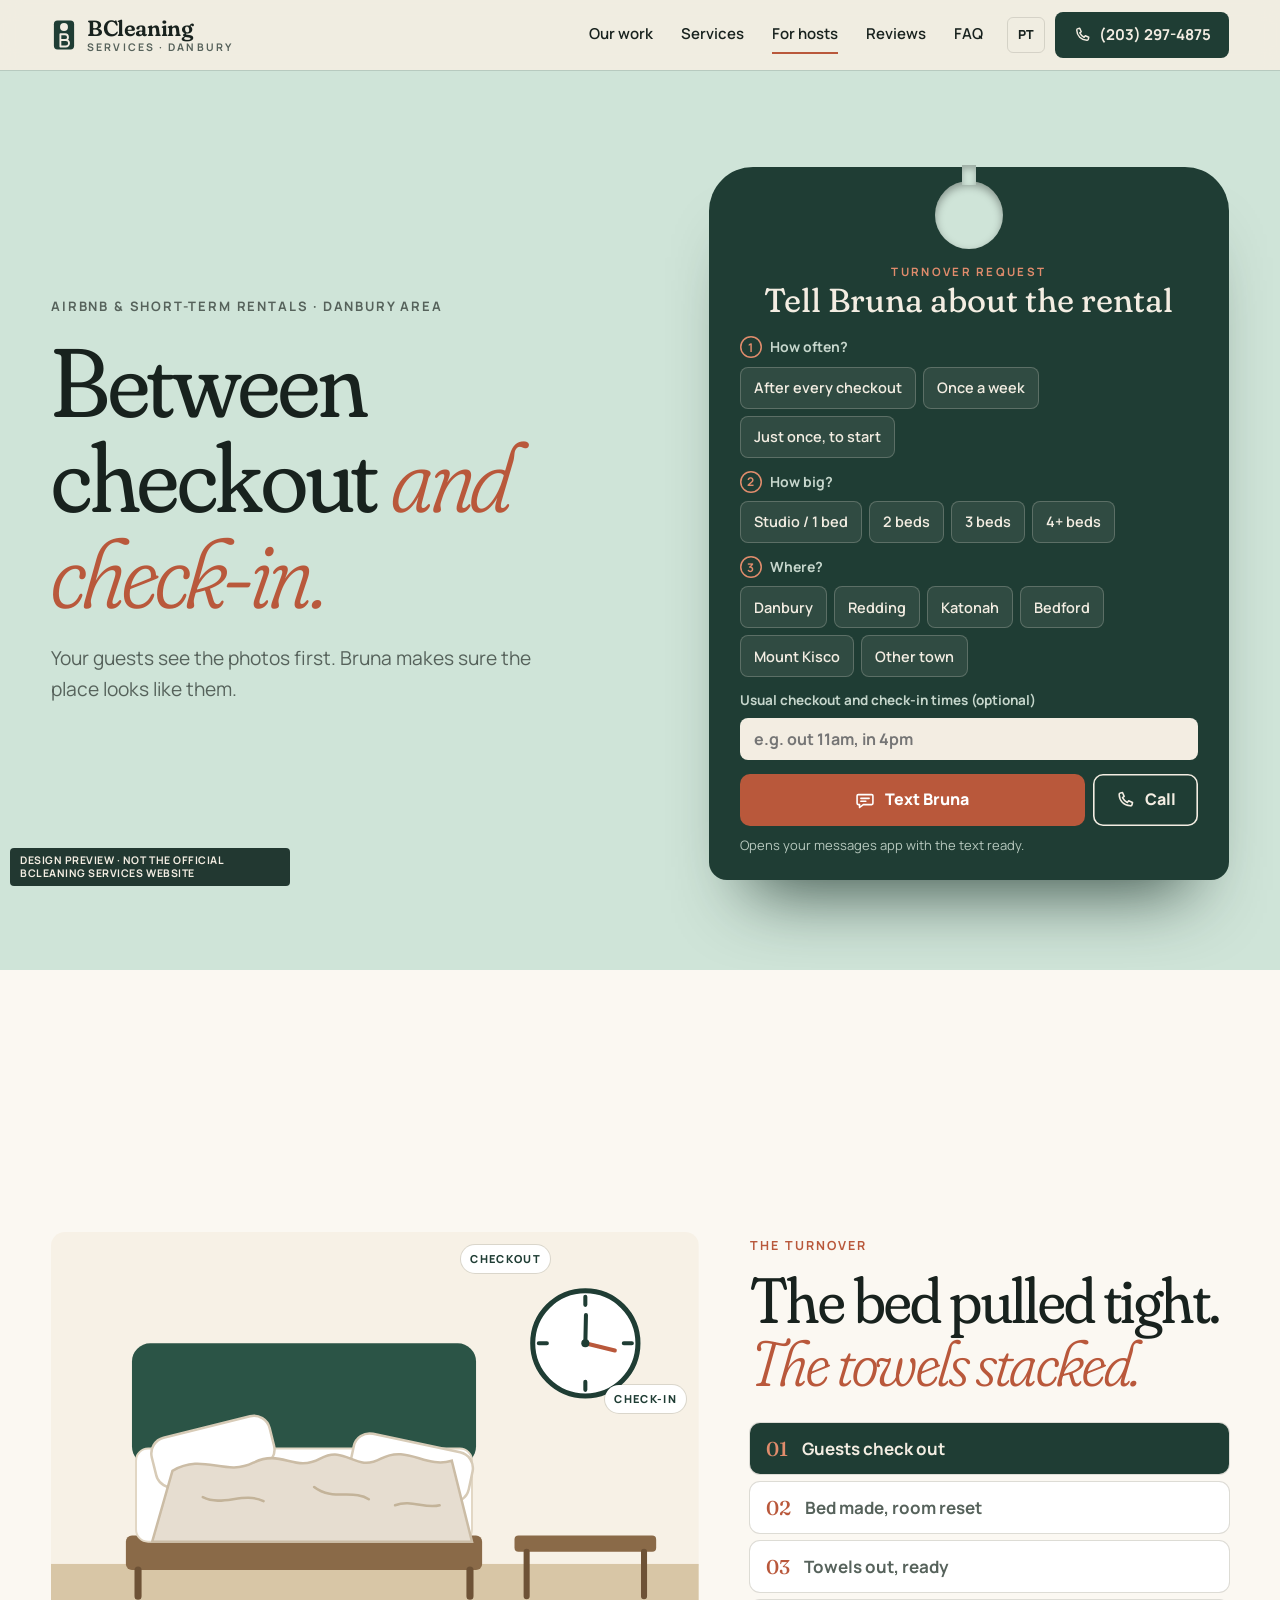
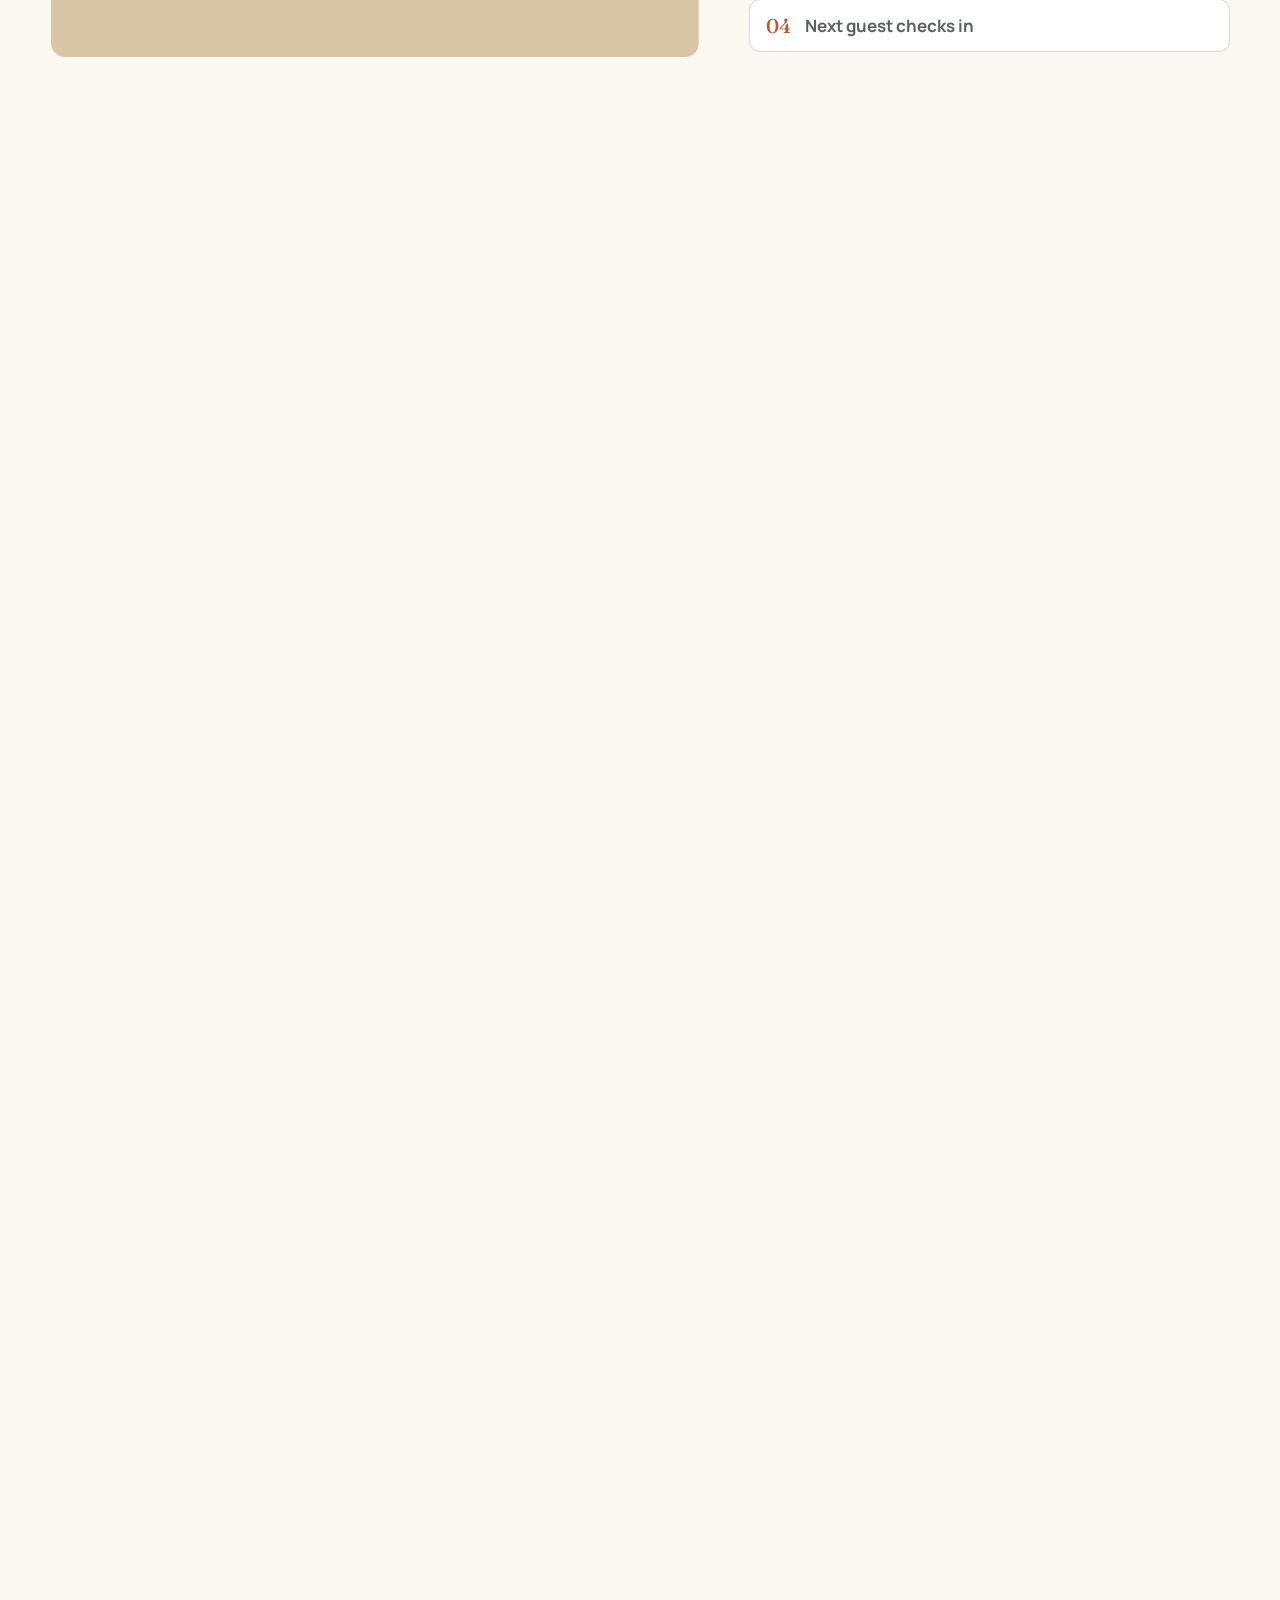
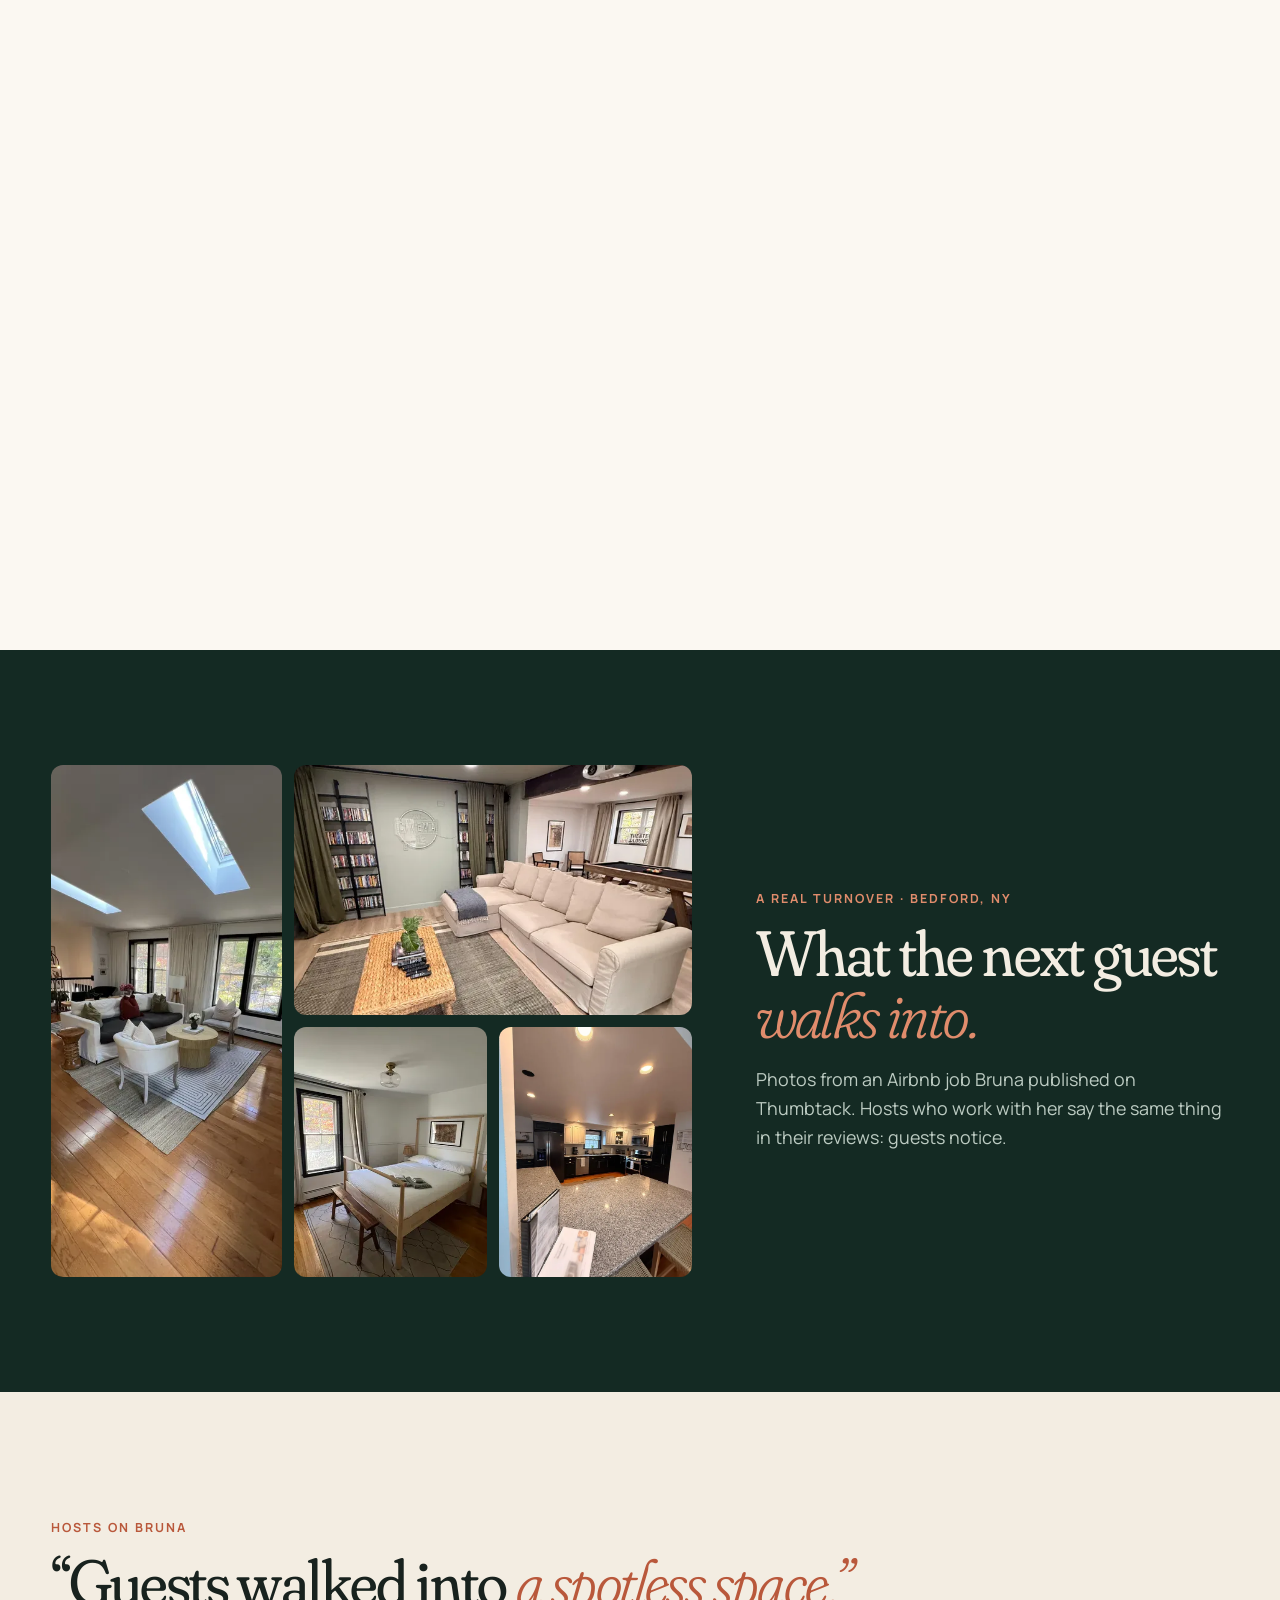
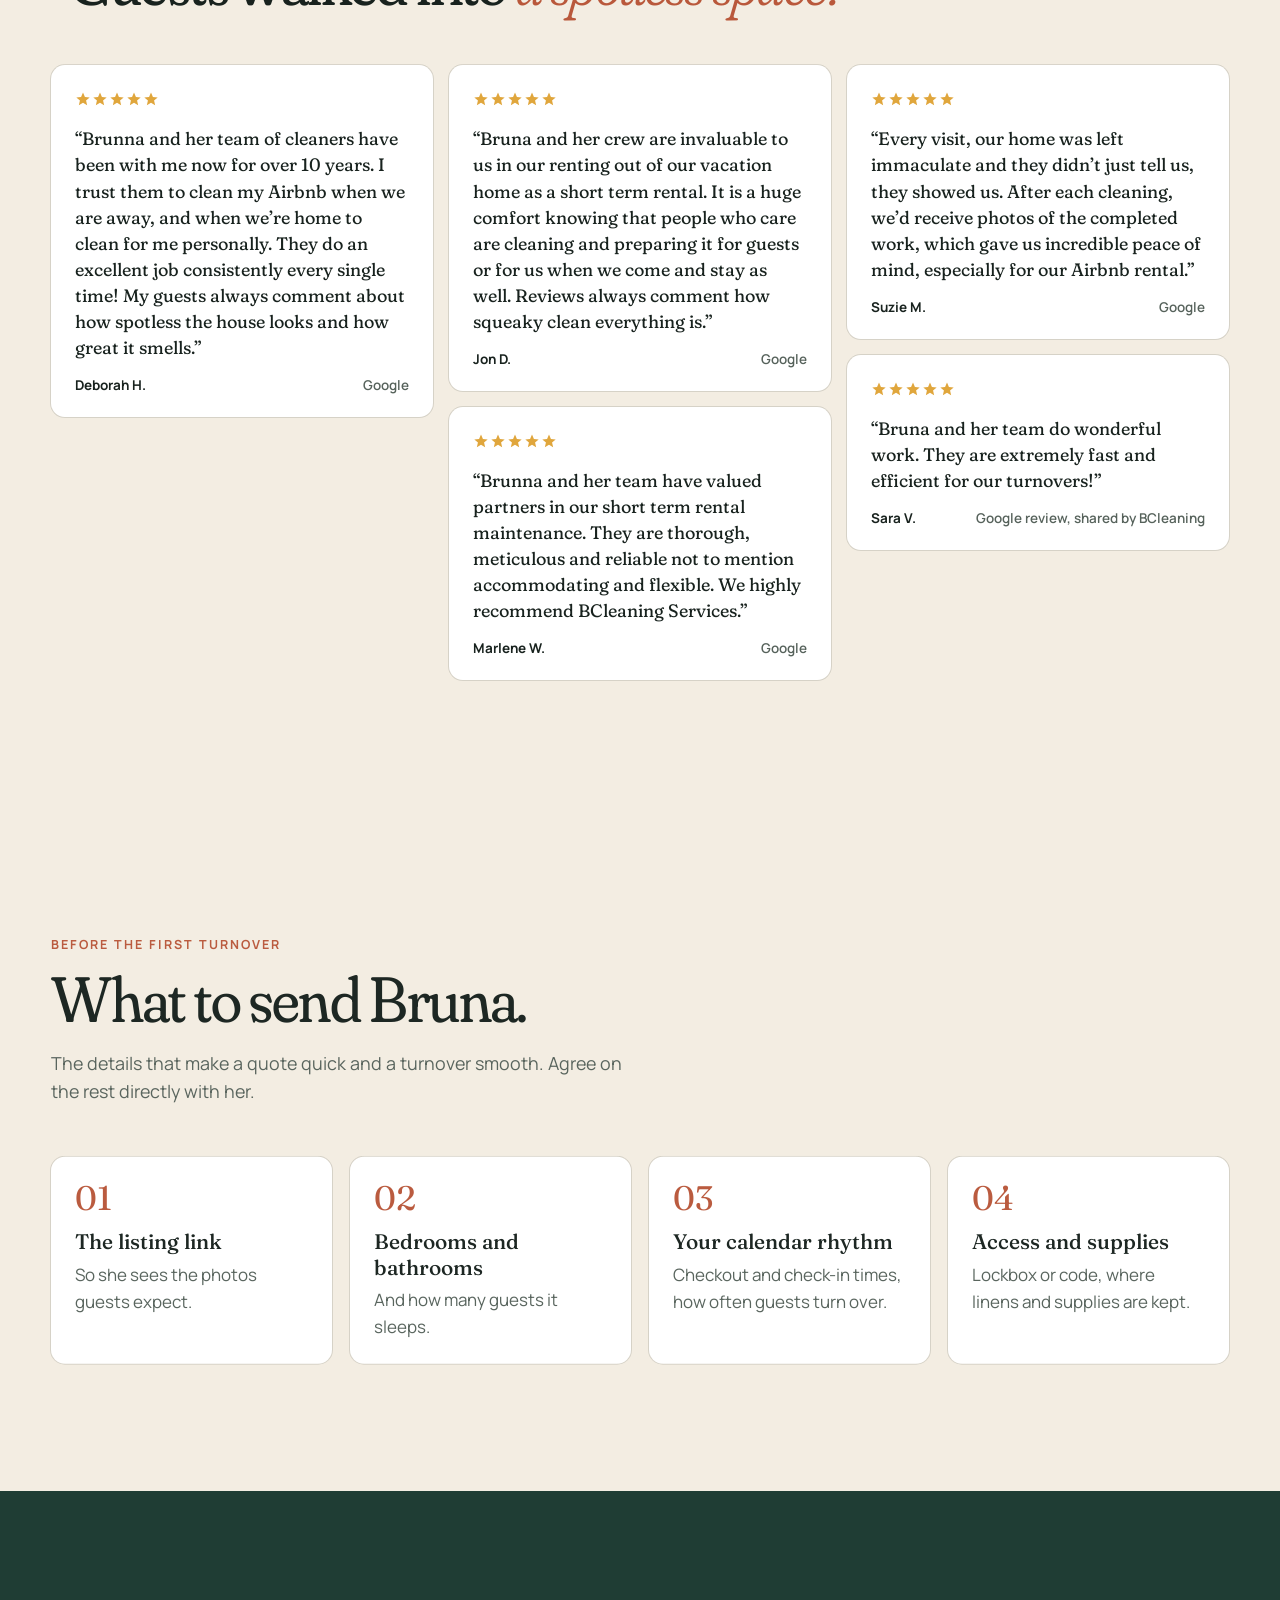
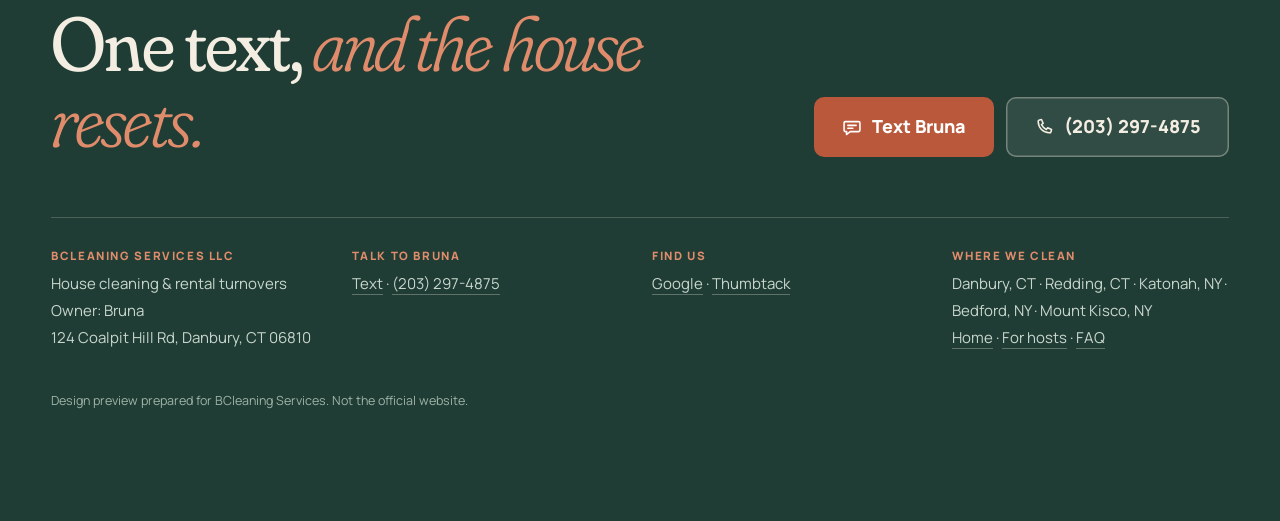
<file: hosts.html>
<!doctype html>
<html lang="en" data-page="hosts">
<head>
<meta charset="utf-8">
<meta name="viewport" content="width=device-width, initial-scale=1">
<meta name="robots" content="noindex, nofollow">
<title>Rental turnovers in Danbury | BCleaning Services</title>
<meta name="description" content="Airbnb and short-term rental turnovers in Danbury, CT. Send Bruna your property and your checkout rhythm.">
<meta name="theme-color" content="#1f3d34">
<meta property="og:type" content="website">
<meta property="og:site_name" content="BCleaning Services">
<meta property="og:title" content="Rental turnovers in Danbury | BCleaning Services">
<meta property="og:description" content="Airbnb and short-term rental turnovers in Danbury, CT. Send Bruna your property and your checkout rhythm.">
<meta property="og:url" content="https://samuelotoni325.github.io/bcleaning-proposta/hosts.html">
<meta property="og:image" content="https://samuelotoni325.github.io/bcleaning-proposta/og.jpg">
<meta property="og:image:width" content="1200">
<meta property="og:image:height" content="630">
<meta property="og:image:alt" content="BCleaning Services, house cleaning in Danbury, CT">
<meta property="og:locale" content="en_US">
<meta name="twitter:card" content="summary_large_image">
<link rel="alternate" hreflang="pt-BR" href="pt/hosts.html">
<link rel="icon" href="img/icon.svg" type="image/svg+xml">
<link rel="preload" href="fonts/fraunces.woff2" as="font" type="font/woff2" crossorigin>
<link rel="stylesheet" href="styles.css">
<script type="application/ld+json">{"@context":"https://schema.org","@type":"HouseCleaningService","name":"BCleaning Services","telephone":"+1-203-297-4875","address":{"@type":"PostalAddress","streetAddress":"124 Coalpit Hill Rd","addressLocality":"Danbury","addressRegion":"CT","postalCode":"06810","addressCountry":"US"},"areaServed":[{"@type":"City","name":"Danbury, CT"},{"@type":"City","name":"Redding, CT"},{"@type":"City","name":"Katonah, NY"},{"@type":"City","name":"Bedford, NY"},{"@type":"City","name":"Mount Kisco, NY"}],"sameAs":["https://www.thumbtack.com/ct/danbury/house-cleaning/bcleaning-services-llc/service/410758271688146946"],"image":"https://samuelotoni325.github.io/bcleaning-proposta/og.jpg","founder":{"@type":"Person","name":"Bruna"},"paymentAccepted":"Apple Pay, Cash, Check, Stripe, Venmo, Zelle","aggregateRating":{"@type":"AggregateRating","ratingValue":"5.0","reviewCount":"21"}}</script>
</head>
<body>

<a class="skip" href="#main">Skip to content</a>
<div class="preview-tag" role="note"><span class="pt-l">Design preview · not the official BCleaning Services website</span><span class="pt-s">Design preview · not official</span></div>
<header class="hd" id="hd">
  <a class="brand" href="index.html" aria-label="BCleaning Services, home"><svg class="mark" viewBox="0 0 36 48" aria-hidden="true"><rect x="4" y="4" width="28" height="40" rx="5" fill="currentColor"/><circle cx="18" cy="13" r="5.5" fill="var(--bg-mark)"/><path d="M13 23h6.5a4 4 0 0 1 0 8H13Zm0 8h7.5a4.5 4.5 0 0 1 0 9H13Z" fill="none" stroke="var(--bg-mark)" stroke-width="2.6" stroke-linejoin="round"/></svg><span class="wm"><b>BCleaning</b><span>Services · Danbury</span></span></a>
  <nav class="hd-nav" aria-label="Main">
    <a href="index.html#work">Our work</a>
    <a href="index.html#services">Services</a>
    <a href="hosts.html" aria-current="page">For hosts</a>
    <a href="index.html#reviews">Reviews</a>
    <a href="index.html#faq">FAQ</a>
  </nav>
  <div class="hd-right">
    <a class="lang" href="pt/hosts.html" hreflang="pt-BR" lang="pt-BR" aria-label="Ver em português">PT</a>
    <a class="hd-call" href="tel:+12032974875"><svg viewBox="0 0 24 24" aria-hidden="true"><path d="M6.6 3.5 9 3l2 4.6-2 1.6a13 13 0 0 0 5.8 5.8l1.6-2 4.6 2-.5 2.4c-.2 1-1 1.7-2 1.6C10.7 18.7 5.3 13.3 5 5.5c-.1-1 .6-1.8 1.6-2Z" fill="none" stroke="currentColor" stroke-width="1.9" stroke-linejoin="round"/></svg><span>(203) 297-4875</span></a>
    <button class="burger" type="button" aria-expanded="false" aria-controls="mnav" aria-label="Open menu"><i></i><i></i></button>
  </div>
</header>
<div class="mnav" id="mnav" hidden>
  <nav aria-label="Mobile">
    <a href="index.html">Home</a>
    <a href="index.html#work">Our work</a>
    <a href="index.html#services">Services</a>
    <a href="hosts.html">For Airbnb hosts</a>
    <a href="index.html#reviews">Reviews</a>
    <a href="index.html#area">Where we clean</a>
    <a href="index.html#faq">Questions</a>
  </nav>
  <div class="mnav-ctas">
    <a class="btn btn-clay" href="sms:+12032974875?&body=Hi%20Bruna!%20I%20found%20BCleaning%20Services%20on%20your%20website%20and%20I%E2%80%99d%20like%20a%20quote."><svg viewBox="0 0 24 24" aria-hidden="true"><path d="M4 5.5h16a1.5 1.5 0 0 1 1.5 1.5v9a1.5 1.5 0 0 1-1.5 1.5H10l-4.5 3.5V17.5H4A1.5 1.5 0 0 1 2.5 16V7A1.5 1.5 0 0 1 4 5.5Z" fill="none" stroke="currentColor" stroke-width="1.9" stroke-linejoin="round"/><path d="M7 10h10M7 13.5h6" stroke="currentColor" stroke-width="1.9" stroke-linecap="round"/></svg>Text Bruna</a>
    <a class="btn btn-line" href="tel:+12032974875"><svg viewBox="0 0 24 24" aria-hidden="true"><path d="M6.6 3.5 9 3l2 4.6-2 1.6a13 13 0 0 0 5.8 5.8l1.6-2 4.6 2-.5 2.4c-.2 1-1 1.7-2 1.6C10.7 18.7 5.3 13.3 5 5.5c-.1-1 .6-1.8 1.6-2Z" fill="none" stroke="currentColor" stroke-width="1.9" stroke-linejoin="round"/></svg>Call (203) 297-4875</a>
  </div>
</div>
<main id="main" data-lang="en" data-phone="12032974875">

<section class="hhead" aria-labelledby="hh-h">
  <div class="hhead-in">
    <div>
      <p class="eyebrow">Airbnb & short-term rentals · Danbury area</p>
      <h1 id="hh-h" class="h1">Between checkout <em>and check-in.</em></h1>
      <p class="hero-sub">Your guests see the photos first. Bruna makes sure the place looks like them.</p>
    </div>
    <form class="hanger host" id="host" data-host novalidate aria-labelledby="ho-h">
      <span class="hole" aria-hidden="true"></span>
      <p class="h-k">Turnover request</p>
      <h2 id="ho-h">Tell Bruna about the rental</h2>
      <fieldset class="step"><legend><b>1</b>How often?</legend>
        <div class="chips"><label class="chip"><input type="radio" name="freq" value="After every checkout" data-id="each"><span>After every checkout</span></label><label class="chip"><input type="radio" name="freq" value="Once a week" data-id="week"><span>Once a week</span></label><label class="chip"><input type="radio" name="freq" value="Just once, to start" data-id="once"><span>Just once, to start</span></label></div>
      </fieldset>
      <fieldset class="step"><legend><b>2</b>How big?</legend>
        <div class="chips"><label class="chip"><input type="radio" name="size" value="Studio / 1 bed" data-id="1"><span>Studio / 1 bed</span></label><label class="chip"><input type="radio" name="size" value="2 beds" data-id="2"><span>2 beds</span></label><label class="chip"><input type="radio" name="size" value="3 beds" data-id="3"><span>3 beds</span></label><label class="chip"><input type="radio" name="size" value="4+ beds" data-id="4"><span>4+ beds</span></label></div>
      </fieldset>
      <fieldset class="step"><legend><b>3</b>Where?</legend>
        <div class="chips">
          <label class="chip"><input type="radio" name="town" value="Danbury, CT" data-id="danbury"><span>Danbury</span></label><label class="chip"><input type="radio" name="town" value="Redding, CT" data-id="redding"><span>Redding</span></label><label class="chip"><input type="radio" name="town" value="Katonah, NY" data-id="katonah"><span>Katonah</span></label><label class="chip"><input type="radio" name="town" value="Bedford, NY" data-id="bedford"><span>Bedford</span></label><label class="chip"><input type="radio" name="town" value="Mount Kisco, NY" data-id="mtkisco"><span>Mount Kisco</span></label><label class="chip"><input type="radio" name="town" value="another town" data-id="other"><span>Other town</span></label>
          <input class="town-in" name="townName" autocomplete="address-level2" placeholder="Which town?" aria-label="Town name" hidden>
        </div>
      </fieldset>
      <label class="fld"><span>Usual checkout and check-in times (optional)</span><input name="times" placeholder="e.g. out 11am, in 4pm"></label>
      <div class="send">
        <button class="btn btn-clay btn-send" type="submit" data-send><svg viewBox="0 0 24 24" aria-hidden="true"><path d="M4 5.5h16a1.5 1.5 0 0 1 1.5 1.5v9a1.5 1.5 0 0 1-1.5 1.5H10l-4.5 3.5V17.5H4A1.5 1.5 0 0 1 2.5 16V7A1.5 1.5 0 0 1 4 5.5Z" fill="none" stroke="currentColor" stroke-width="1.9" stroke-linejoin="round"/><path d="M7 10h10M7 13.5h6" stroke="currentColor" stroke-width="1.9" stroke-linecap="round"/></svg><span>Text Bruna</span></button>
        <a class="btn btn-line" href="tel:+12032974875"><svg viewBox="0 0 24 24" aria-hidden="true"><path d="M6.6 3.5 9 3l2 4.6-2 1.6a13 13 0 0 0 5.8 5.8l1.6-2 4.6 2-.5 2.4c-.2 1-1 1.7-2 1.6C10.7 18.7 5.3 13.3 5 5.5c-.1-1 .6-1.8 1.6-2Z" fill="none" stroke="currentColor" stroke-width="1.9" stroke-linejoin="round"/></svg>Call</a>
      </div>
      <p class="hint" data-hint aria-live="polite">Opens your messages app with the text ready.</p>
    </form>
  </div>
</section>
<section class="turnpin" aria-labelledby="tp-h">
  <div class="turnpin-stage">
    <figure class="turn-art big"><svg class="bed" viewBox="0 0 640 420" role="img" aria-labelledby="bed-t">
<title id="bed-t">Illustrated guest bed being made, with towels stacking up</title>
<defs><clipPath id="pull"><rect class="pull" x="88" y="150" width="0" height="220"/></clipPath></defs>
<rect class="wall" width="640" height="330"/><rect class="floor" y="328" width="640" height="92"/>
<rect class="hb" x="80" y="110" width="340" height="120" rx="18"/>
<rect class="frame" x="74" y="300" width="352" height="34" rx="6"/><path class="frame-l" d="M86 334v26M414 334v26"/>
<rect class="mattress" x="84" y="214" width="332" height="92" rx="12"/>
<g class="pw a"><rect x="110" y="178" width="120" height="50" rx="16"/></g>
<g class="pw b"><rect x="270" y="178" width="120" height="50" rx="16"/></g>
<path class="duvet-mess" d="M120 236c30-18 52 6 80-8s40 10 66-4 34 14 60 0 44 10 70 2l20 80H100Z"/>
<path class="duvet-mess-l" d="M150 262c20 10 40-6 60 4M260 252c18 14 40 2 54 12M340 270c16-6 30 4 44 0"/>
<g clip-path="url(#pull)"><path class="duvet" d="M98 244h304l18 72H80Z"/><path class="duvet-fold" d="M98 244h304v18H98Z"/><path class="duvet-l" d="M120 290h260"/></g>
<g class="bench"><rect x="458" y="300" width="140" height="16" rx="4"/><path d="M470 316v44M586 316v44"/></g>
<g class="towel t1"><rect x="476" y="282" width="104" height="18" rx="5"/><path d="M476 291h104"/></g>
<g class="towel t2"><rect x="482" y="264" width="92" height="18" rx="5"/><path d="M482 273h92"/></g>
<g class="towel t3"><rect x="490" y="246" width="76" height="18" rx="5"/><path d="M490 255h76"/></g>
<g class="clock"><circle cx="528" cy="110" r="52"/><path class="tick" d="M528 64v8M528 148v8M482 110h8M566 110h8"/><path class="hand h" d="M528 110v-28"/><path class="hand m" d="M528 110h30"/><circle cx="528" cy="110" r="4"/></g>
</svg><span class="t-lbl a">Checkout</span><span class="t-lbl b">Check-in</span></figure>
    <div class="turn-copy">
      <p class="kicker">The turnover</p>
      <h2 id="tp-h" class="h2">The bed pulled tight. <em>The towels stacked.</em></h2>
      <ol class="tsteps">
        <li data-s="0"><span>01</span>Guests check out</li>
        <li data-s="1"><span>02</span>Bed made, room reset</li>
        <li data-s="2"><span>03</span>Towels out, ready</li>
        <li data-s="3"><span>04</span>Next guest checks in</li>
      </ol>
    </div>
  </div>
</section>
<section class="hostwork" aria-labelledby="hw-h">
  <div class="hostwork-in">
    <div class="hw-photos"><span class="hw-0"><img class="" src="img/bedford-great-room.webp" width="640" height="853" alt="Sunlit great room in an Airbnb, Bedford, NY" loading="lazy" decoding="async"></span><span class="hw-1"><img class="" src="img/bedford-living.webp" width="640" height="853" alt="Airbnb living room ready for guests, Bedford, NY" loading="lazy" decoding="async"></span><span class="hw-2"><img class="" src="img/bedford-bedroom.webp" width="640" height="480" alt="Airbnb bedroom with the bed made, Bedford, NY" loading="lazy" decoding="async"></span><span class="hw-3"><img class="" src="img/bedford-kitchen.webp" width="640" height="853" alt="Airbnb kitchen with granite island, Bedford, NY" loading="lazy" decoding="async"></span></div>
    <div class="hw-copy">
      <p class="kicker">A real turnover · Bedford, NY</p>
      <h2 id="hw-h" class="h2">What the next guest <em>walks into.</em></h2>
      <p class="lede">Photos from an Airbnb job Bruna published on Thumbtack. Hosts who work with her say the same thing in their reviews: guests notice.</p>
    </div>
  </div>
</section>
<section class="sec hostrev" aria-labelledby="hr-h">
  <header class="sec-head"><p class="kicker">Hosts on Bruna</p><h2 id="hr-h" class="h2">“Guests walked into <em>a spotless space.”</em></h2></header>
  <div class="wall-grid"><figure class="rv "><span class="stars" aria-label="5 stars"><svg viewBox="0 0 24 24" aria-hidden="true"><path fill="currentColor" d="m12 2 2.9 6.9 7.1.6-5.4 4.7 1.6 7.1L12 17.6 5.8 21.3l1.6-7.1L2 9.5l7.1-.6Z"/></svg><svg viewBox="0 0 24 24" aria-hidden="true"><path fill="currentColor" d="m12 2 2.9 6.9 7.1.6-5.4 4.7 1.6 7.1L12 17.6 5.8 21.3l1.6-7.1L2 9.5l7.1-.6Z"/></svg><svg viewBox="0 0 24 24" aria-hidden="true"><path fill="currentColor" d="m12 2 2.9 6.9 7.1.6-5.4 4.7 1.6 7.1L12 17.6 5.8 21.3l1.6-7.1L2 9.5l7.1-.6Z"/></svg><svg viewBox="0 0 24 24" aria-hidden="true"><path fill="currentColor" d="m12 2 2.9 6.9 7.1.6-5.4 4.7 1.6 7.1L12 17.6 5.8 21.3l1.6-7.1L2 9.5l7.1-.6Z"/></svg><svg viewBox="0 0 24 24" aria-hidden="true"><path fill="currentColor" d="m12 2 2.9 6.9 7.1.6-5.4 4.7 1.6 7.1L12 17.6 5.8 21.3l1.6-7.1L2 9.5l7.1-.6Z"/></svg></span><blockquote lang="en">“Brunna and her team of cleaners have been with me now for over 10 years. I trust them to clean my Airbnb when we are away, and when we’re home to clean for me personally. They do an excellent job consistently every single time! My guests always comment about how spotless the house looks and how great it smells.”</blockquote><figcaption><b>Deborah H.</b><span>Google</span></figcaption></figure><figure class="rv "><span class="stars" aria-label="5 stars"><svg viewBox="0 0 24 24" aria-hidden="true"><path fill="currentColor" d="m12 2 2.9 6.9 7.1.6-5.4 4.7 1.6 7.1L12 17.6 5.8 21.3l1.6-7.1L2 9.5l7.1-.6Z"/></svg><svg viewBox="0 0 24 24" aria-hidden="true"><path fill="currentColor" d="m12 2 2.9 6.9 7.1.6-5.4 4.7 1.6 7.1L12 17.6 5.8 21.3l1.6-7.1L2 9.5l7.1-.6Z"/></svg><svg viewBox="0 0 24 24" aria-hidden="true"><path fill="currentColor" d="m12 2 2.9 6.9 7.1.6-5.4 4.7 1.6 7.1L12 17.6 5.8 21.3l1.6-7.1L2 9.5l7.1-.6Z"/></svg><svg viewBox="0 0 24 24" aria-hidden="true"><path fill="currentColor" d="m12 2 2.9 6.9 7.1.6-5.4 4.7 1.6 7.1L12 17.6 5.8 21.3l1.6-7.1L2 9.5l7.1-.6Z"/></svg><svg viewBox="0 0 24 24" aria-hidden="true"><path fill="currentColor" d="m12 2 2.9 6.9 7.1.6-5.4 4.7 1.6 7.1L12 17.6 5.8 21.3l1.6-7.1L2 9.5l7.1-.6Z"/></svg></span><blockquote lang="en">“Bruna and her crew are invaluable to us in our renting out of our vacation home as a short term rental. It is a huge comfort knowing that people who care are cleaning and preparing it for guests or for us when we come and stay as well. Reviews always comment how squeaky clean everything is.”</blockquote><figcaption><b>Jon D.</b><span>Google</span></figcaption></figure><figure class="rv "><span class="stars" aria-label="5 stars"><svg viewBox="0 0 24 24" aria-hidden="true"><path fill="currentColor" d="m12 2 2.9 6.9 7.1.6-5.4 4.7 1.6 7.1L12 17.6 5.8 21.3l1.6-7.1L2 9.5l7.1-.6Z"/></svg><svg viewBox="0 0 24 24" aria-hidden="true"><path fill="currentColor" d="m12 2 2.9 6.9 7.1.6-5.4 4.7 1.6 7.1L12 17.6 5.8 21.3l1.6-7.1L2 9.5l7.1-.6Z"/></svg><svg viewBox="0 0 24 24" aria-hidden="true"><path fill="currentColor" d="m12 2 2.9 6.9 7.1.6-5.4 4.7 1.6 7.1L12 17.6 5.8 21.3l1.6-7.1L2 9.5l7.1-.6Z"/></svg><svg viewBox="0 0 24 24" aria-hidden="true"><path fill="currentColor" d="m12 2 2.9 6.9 7.1.6-5.4 4.7 1.6 7.1L12 17.6 5.8 21.3l1.6-7.1L2 9.5l7.1-.6Z"/></svg><svg viewBox="0 0 24 24" aria-hidden="true"><path fill="currentColor" d="m12 2 2.9 6.9 7.1.6-5.4 4.7 1.6 7.1L12 17.6 5.8 21.3l1.6-7.1L2 9.5l7.1-.6Z"/></svg></span><blockquote lang="en">“Brunna and her team have valued partners in our short term rental maintenance. They are thorough, meticulous and reliable not to mention accommodating and flexible. We highly recommend BCleaning Services.”</blockquote><figcaption><b>Marlene W.</b><span>Google</span></figcaption></figure><figure class="rv "><span class="stars" aria-label="5 stars"><svg viewBox="0 0 24 24" aria-hidden="true"><path fill="currentColor" d="m12 2 2.9 6.9 7.1.6-5.4 4.7 1.6 7.1L12 17.6 5.8 21.3l1.6-7.1L2 9.5l7.1-.6Z"/></svg><svg viewBox="0 0 24 24" aria-hidden="true"><path fill="currentColor" d="m12 2 2.9 6.9 7.1.6-5.4 4.7 1.6 7.1L12 17.6 5.8 21.3l1.6-7.1L2 9.5l7.1-.6Z"/></svg><svg viewBox="0 0 24 24" aria-hidden="true"><path fill="currentColor" d="m12 2 2.9 6.9 7.1.6-5.4 4.7 1.6 7.1L12 17.6 5.8 21.3l1.6-7.1L2 9.5l7.1-.6Z"/></svg><svg viewBox="0 0 24 24" aria-hidden="true"><path fill="currentColor" d="m12 2 2.9 6.9 7.1.6-5.4 4.7 1.6 7.1L12 17.6 5.8 21.3l1.6-7.1L2 9.5l7.1-.6Z"/></svg><svg viewBox="0 0 24 24" aria-hidden="true"><path fill="currentColor" d="m12 2 2.9 6.9 7.1.6-5.4 4.7 1.6 7.1L12 17.6 5.8 21.3l1.6-7.1L2 9.5l7.1-.6Z"/></svg></span><blockquote lang="en">“Every visit, our home was left immaculate and they didn’t just tell us, they showed us. After each cleaning, we’d receive photos of the completed work, which gave us incredible peace of mind, especially for our Airbnb rental.”</blockquote><figcaption><b>Suzie M.</b><span>Google</span></figcaption></figure><figure class="rv "><span class="stars" aria-label="5 stars"><svg viewBox="0 0 24 24" aria-hidden="true"><path fill="currentColor" d="m12 2 2.9 6.9 7.1.6-5.4 4.7 1.6 7.1L12 17.6 5.8 21.3l1.6-7.1L2 9.5l7.1-.6Z"/></svg><svg viewBox="0 0 24 24" aria-hidden="true"><path fill="currentColor" d="m12 2 2.9 6.9 7.1.6-5.4 4.7 1.6 7.1L12 17.6 5.8 21.3l1.6-7.1L2 9.5l7.1-.6Z"/></svg><svg viewBox="0 0 24 24" aria-hidden="true"><path fill="currentColor" d="m12 2 2.9 6.9 7.1.6-5.4 4.7 1.6 7.1L12 17.6 5.8 21.3l1.6-7.1L2 9.5l7.1-.6Z"/></svg><svg viewBox="0 0 24 24" aria-hidden="true"><path fill="currentColor" d="m12 2 2.9 6.9 7.1.6-5.4 4.7 1.6 7.1L12 17.6 5.8 21.3l1.6-7.1L2 9.5l7.1-.6Z"/></svg><svg viewBox="0 0 24 24" aria-hidden="true"><path fill="currentColor" d="m12 2 2.9 6.9 7.1.6-5.4 4.7 1.6 7.1L12 17.6 5.8 21.3l1.6-7.1L2 9.5l7.1-.6Z"/></svg></span><blockquote lang="en">“Bruna and her team do wonderful work. They are extremely fast and efficient for our turnovers!”</blockquote><figcaption><b>Sara V.</b><span>Google review, shared by BCleaning</span></figcaption></figure></div>
</section>
<section class="sec tell" aria-labelledby="tell-h">
  <header class="sec-head"><p class="kicker">Before the first turnover</p><h2 id="tell-h" class="h2">What to send Bruna.</h2><p class="lede">The details that make a quote quick and a turnover smooth. Agree on the rest directly with her.</p></header>
  <ol class="tell-list">
    <li><b>The listing link</b>So she sees the photos guests expect.</li>
    <li><b>Bedrooms and bathrooms</b>And how many guests it sleeps.</li>
    <li><b>Your calendar rhythm</b>Checkout and check-in times, how often guests turn over.</li>
    <li><b>Access and supplies</b>Lockbox or code, where linens and supplies are kept.</li>
  </ol>
</section>
</main>

<footer class="ft">
  <div class="ft-cta">
    <h2 class="h2">One text, <em>and the house resets.</em></h2>
    <div class="ft-btns">
      <a class="btn btn-clay btn-lg" href="sms:+12032974875?&body=Hi%20Bruna!%20I%20found%20BCleaning%20Services%20on%20your%20website%20and%20I%E2%80%99d%20like%20a%20quote."><svg viewBox="0 0 24 24" aria-hidden="true"><path d="M4 5.5h16a1.5 1.5 0 0 1 1.5 1.5v9a1.5 1.5 0 0 1-1.5 1.5H10l-4.5 3.5V17.5H4A1.5 1.5 0 0 1 2.5 16V7A1.5 1.5 0 0 1 4 5.5Z" fill="none" stroke="currentColor" stroke-width="1.9" stroke-linejoin="round"/><path d="M7 10h10M7 13.5h6" stroke="currentColor" stroke-width="1.9" stroke-linecap="round"/></svg>Text Bruna</a>
      <a class="btn btn-ghost btn-lg" href="tel:+12032974875"><svg viewBox="0 0 24 24" aria-hidden="true"><path d="M6.6 3.5 9 3l2 4.6-2 1.6a13 13 0 0 0 5.8 5.8l1.6-2 4.6 2-.5 2.4c-.2 1-1 1.7-2 1.6C10.7 18.7 5.3 13.3 5 5.5c-.1-1 .6-1.8 1.6-2Z" fill="none" stroke="currentColor" stroke-width="1.9" stroke-linejoin="round"/></svg>(203) 297-4875</a>
    </div>
  </div>
  <div class="ft-grid">
    <div><i>BCleaning Services LLC</i>House cleaning & rental turnovers<br>Owner: Bruna<br>124 Coalpit Hill Rd, Danbury, CT 06810</div>
    <div><i>Talk to Bruna</i><a href="sms:+12032974875?&body=Hi%20Bruna!%20I%20found%20BCleaning%20Services%20on%20your%20website%20and%20I%E2%80%99d%20like%20a%20quote.">Text</a> · <a href="tel:+12032974875">(203) 297-4875</a></div>
    <div><i>Find us</i><a href="https://www.google.com/maps/search/?api=1&query=BCleaning+Services+124+Coalpit+Hill+Rd+Danbury+CT" target="_blank" rel="noopener">Google</a> · <a href="https://www.thumbtack.com/ct/danbury/house-cleaning/bcleaning-services-llc/service/410758271688146946" target="_blank" rel="noopener">Thumbtack</a></div>
    <div><i>Where we clean</i>Danbury, CT · Redding, CT · Katonah, NY · Bedford, NY · Mount Kisco, NY<br><a href="index.html">Home</a> · <a href="hosts.html">For hosts</a> · <a href="index.html#faq">FAQ</a></div>
  </div>
  <p class="ft-note">Design preview prepared for BCleaning Services. Not the official website.</p>
</footer>
<nav class="dock" aria-label="Quick contact">
  <a href="tel:+12032974875"><svg viewBox="0 0 24 24" aria-hidden="true"><path d="M6.6 3.5 9 3l2 4.6-2 1.6a13 13 0 0 0 5.8 5.8l1.6-2 4.6 2-.5 2.4c-.2 1-1 1.7-2 1.6C10.7 18.7 5.3 13.3 5 5.5c-.1-1 .6-1.8 1.6-2Z" fill="none" stroke="currentColor" stroke-width="1.9" stroke-linejoin="round"/></svg><span>Call</span></a>
  <a class="dock-main" href="#host"><svg viewBox="0 0 24 24" aria-hidden="true"><path d="M4 5.5h16a1.5 1.5 0 0 1 1.5 1.5v9a1.5 1.5 0 0 1-1.5 1.5H10l-4.5 3.5V17.5H4A1.5 1.5 0 0 1 2.5 16V7A1.5 1.5 0 0 1 4 5.5Z" fill="none" stroke="currentColor" stroke-width="1.9" stroke-linejoin="round"/><path d="M7 10h10M7 13.5h6" stroke="currentColor" stroke-width="1.9" stroke-linecap="round"/></svg><span>Get a quote</span></a>
  <a href="index.html"><svg viewBox="0 0 24 24" aria-hidden="true"><circle cx="8" cy="12" r="4.5" fill="none" stroke="currentColor" stroke-width="1.9"/><path d="M12.5 12H21M18 12v3M21 12v2.5" stroke="currentColor" stroke-width="1.9" stroke-linecap="round"/></svg><span>Home</span></a>
</nav>
<script src="vendor/gsap.min.js"></script>
<script src="vendor/ScrollTrigger.min.js"></script>
<script src="vendor/lenis.min.js"></script>
<script src="app.js"></script>
</body>
</html>
</file>
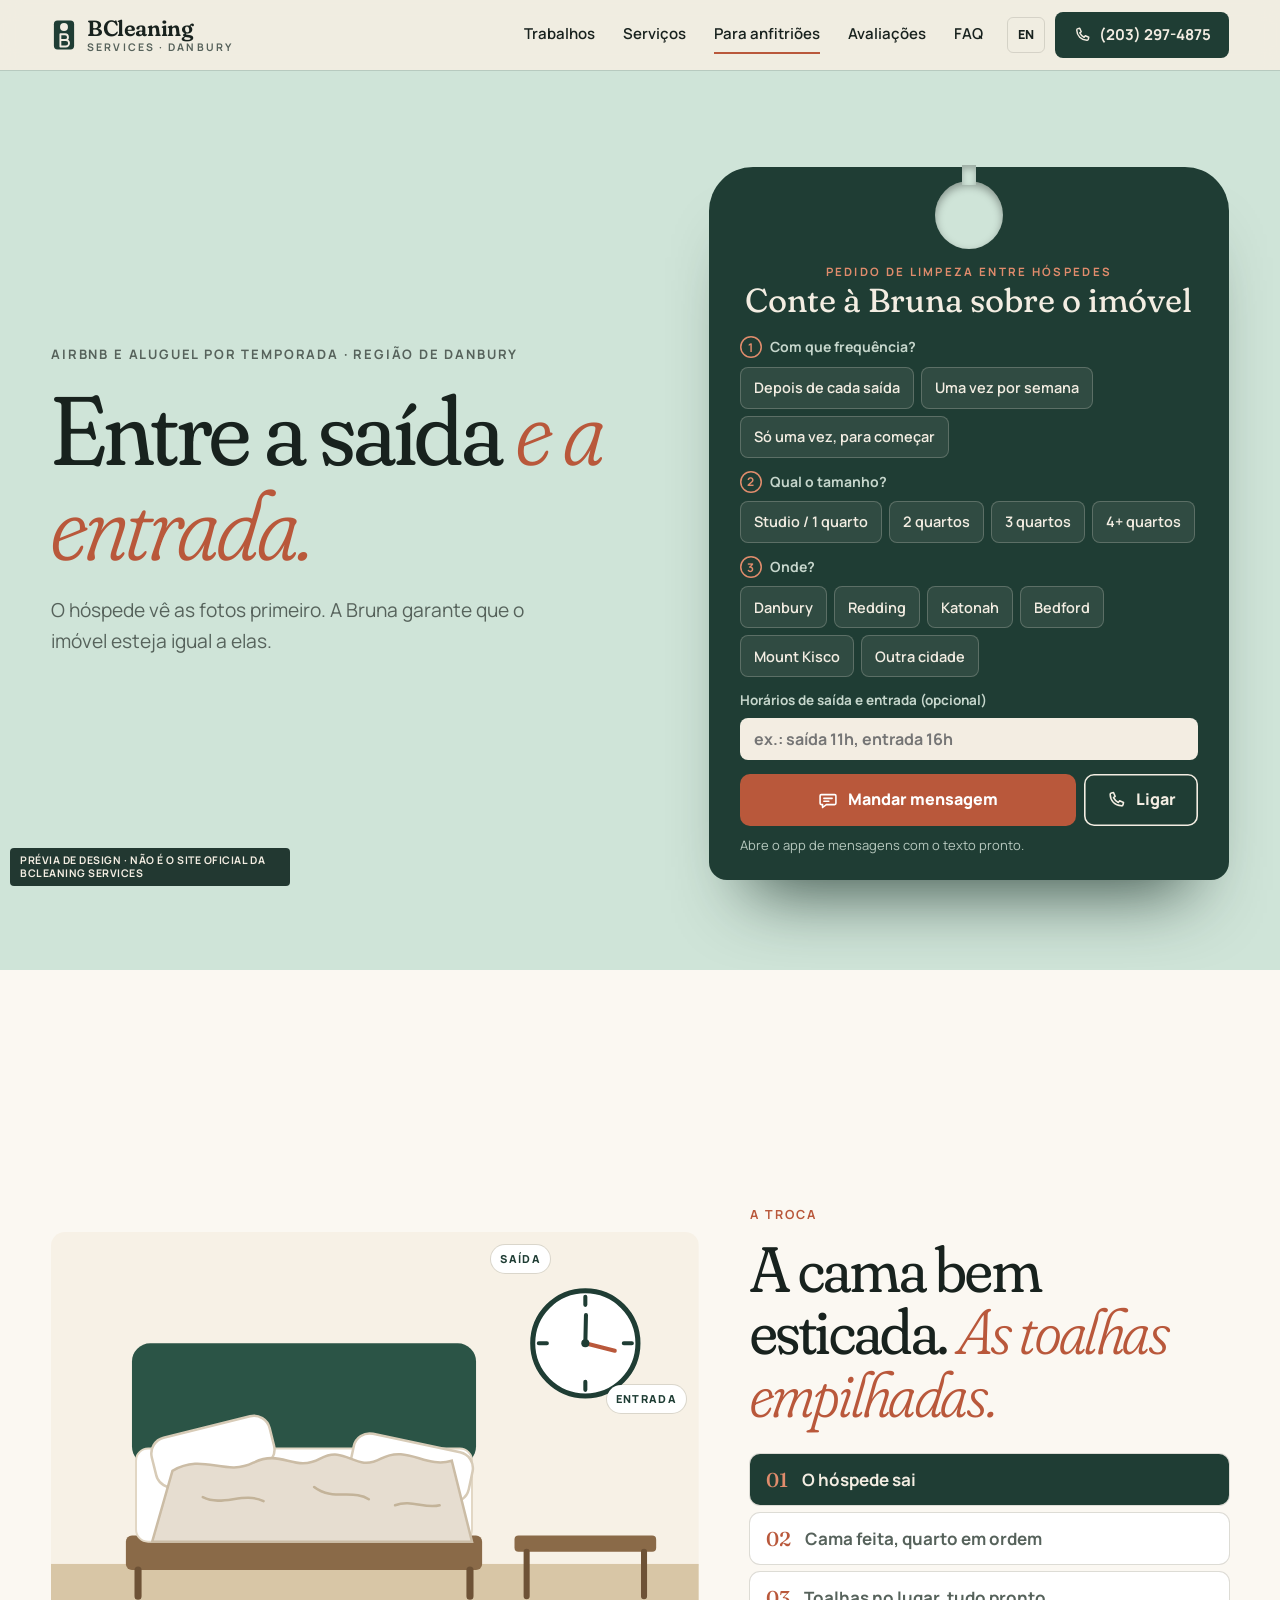
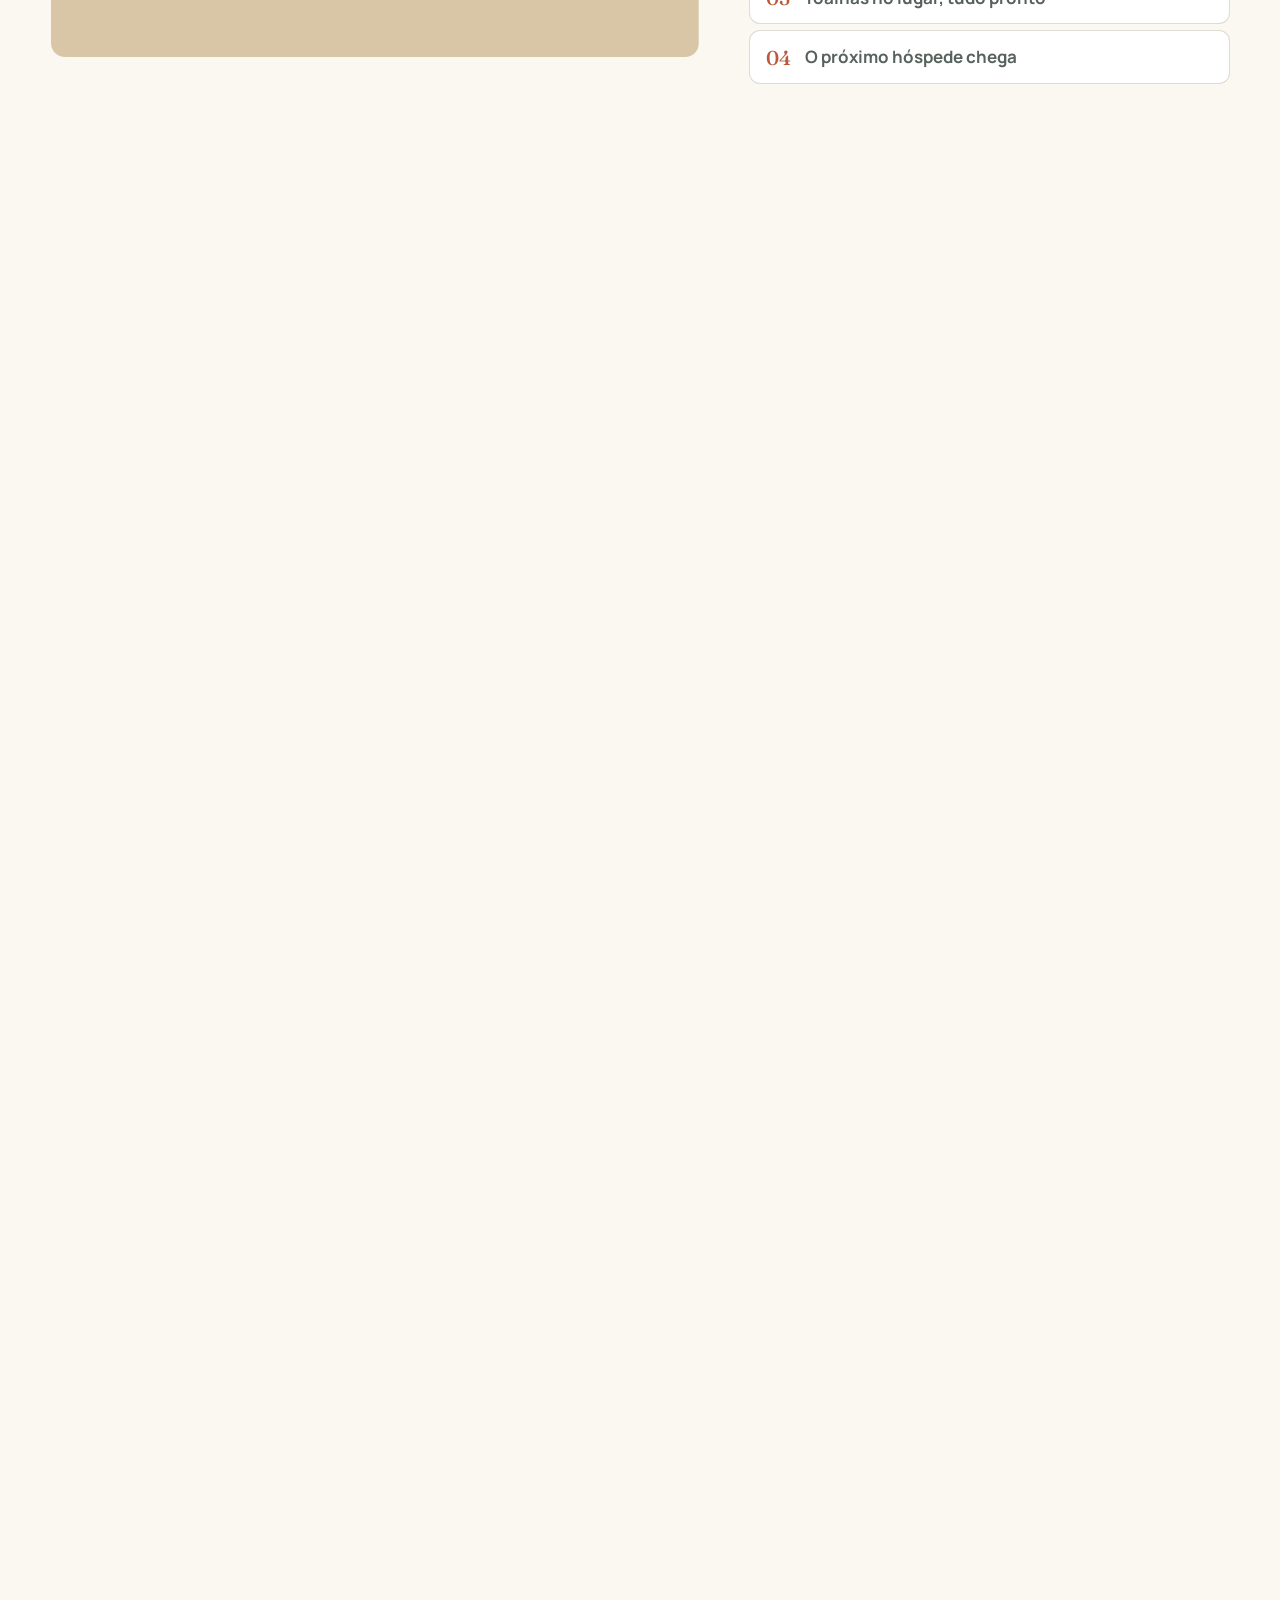
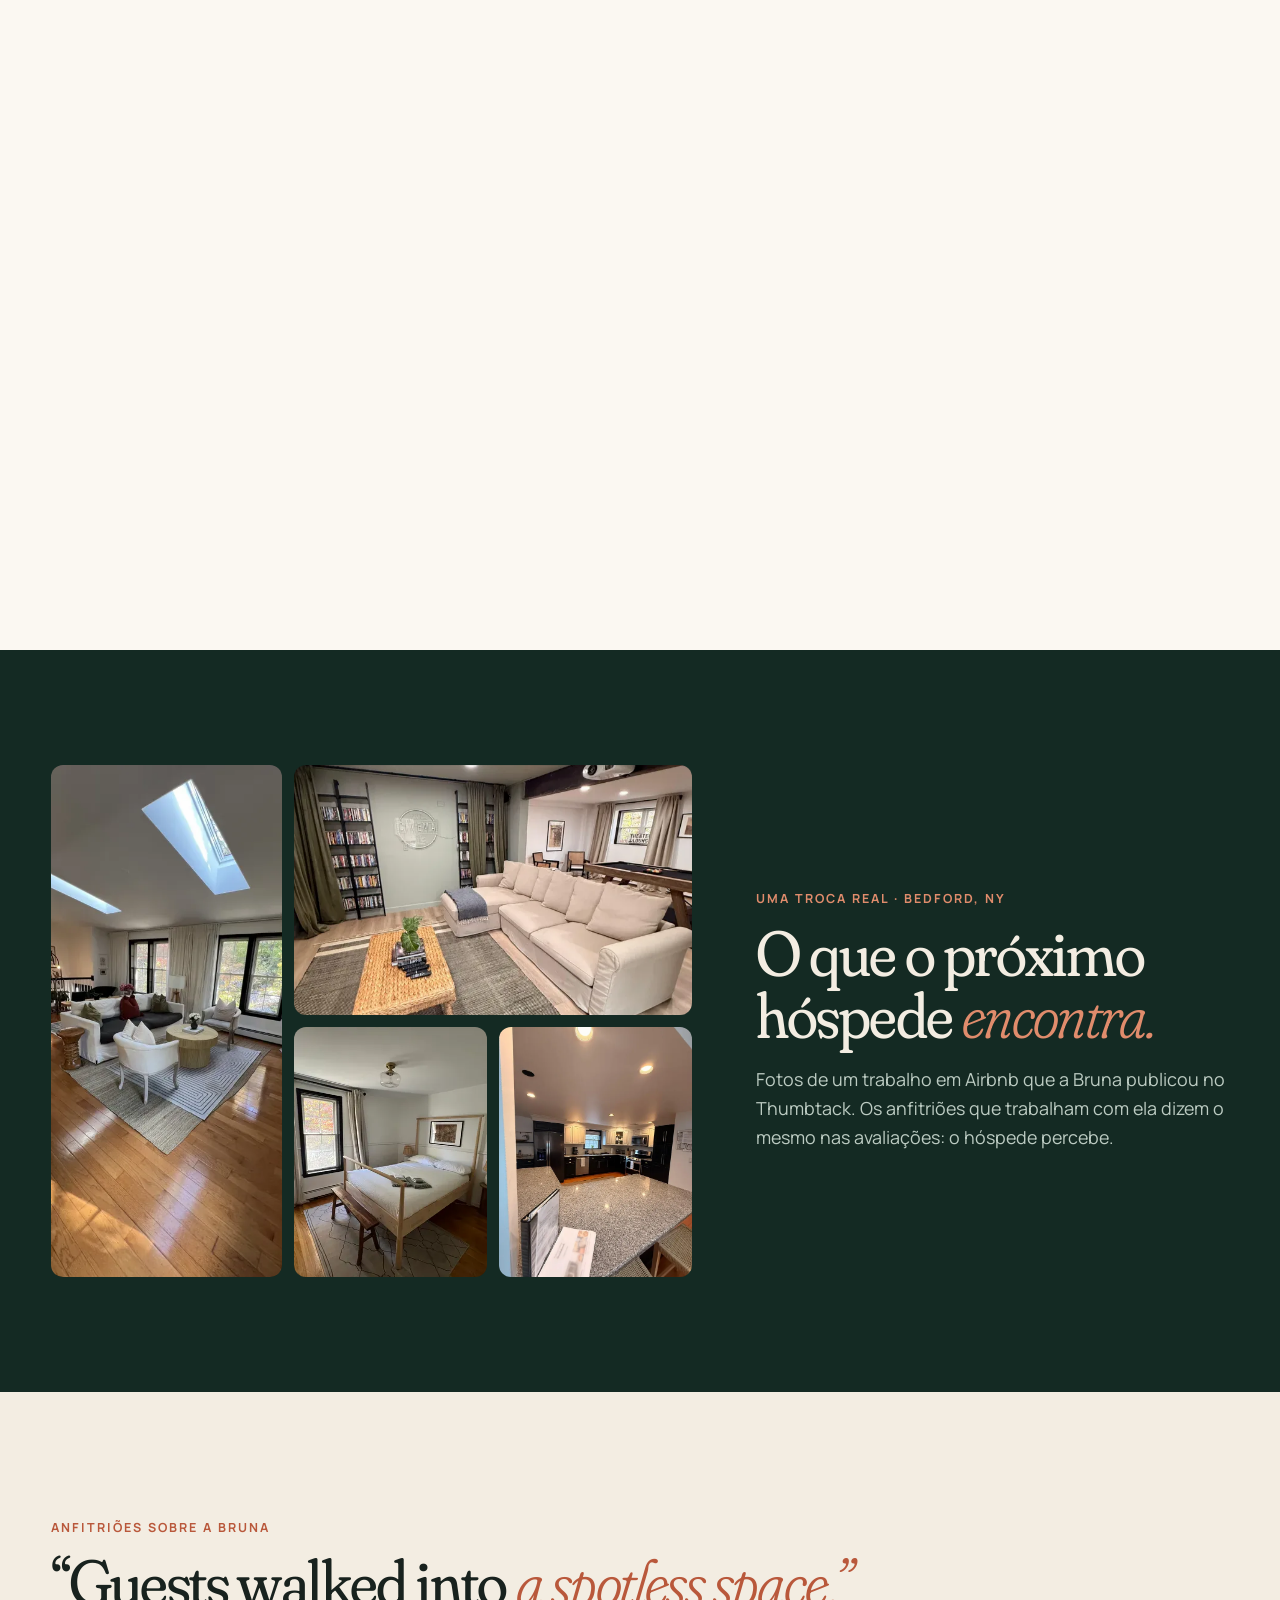
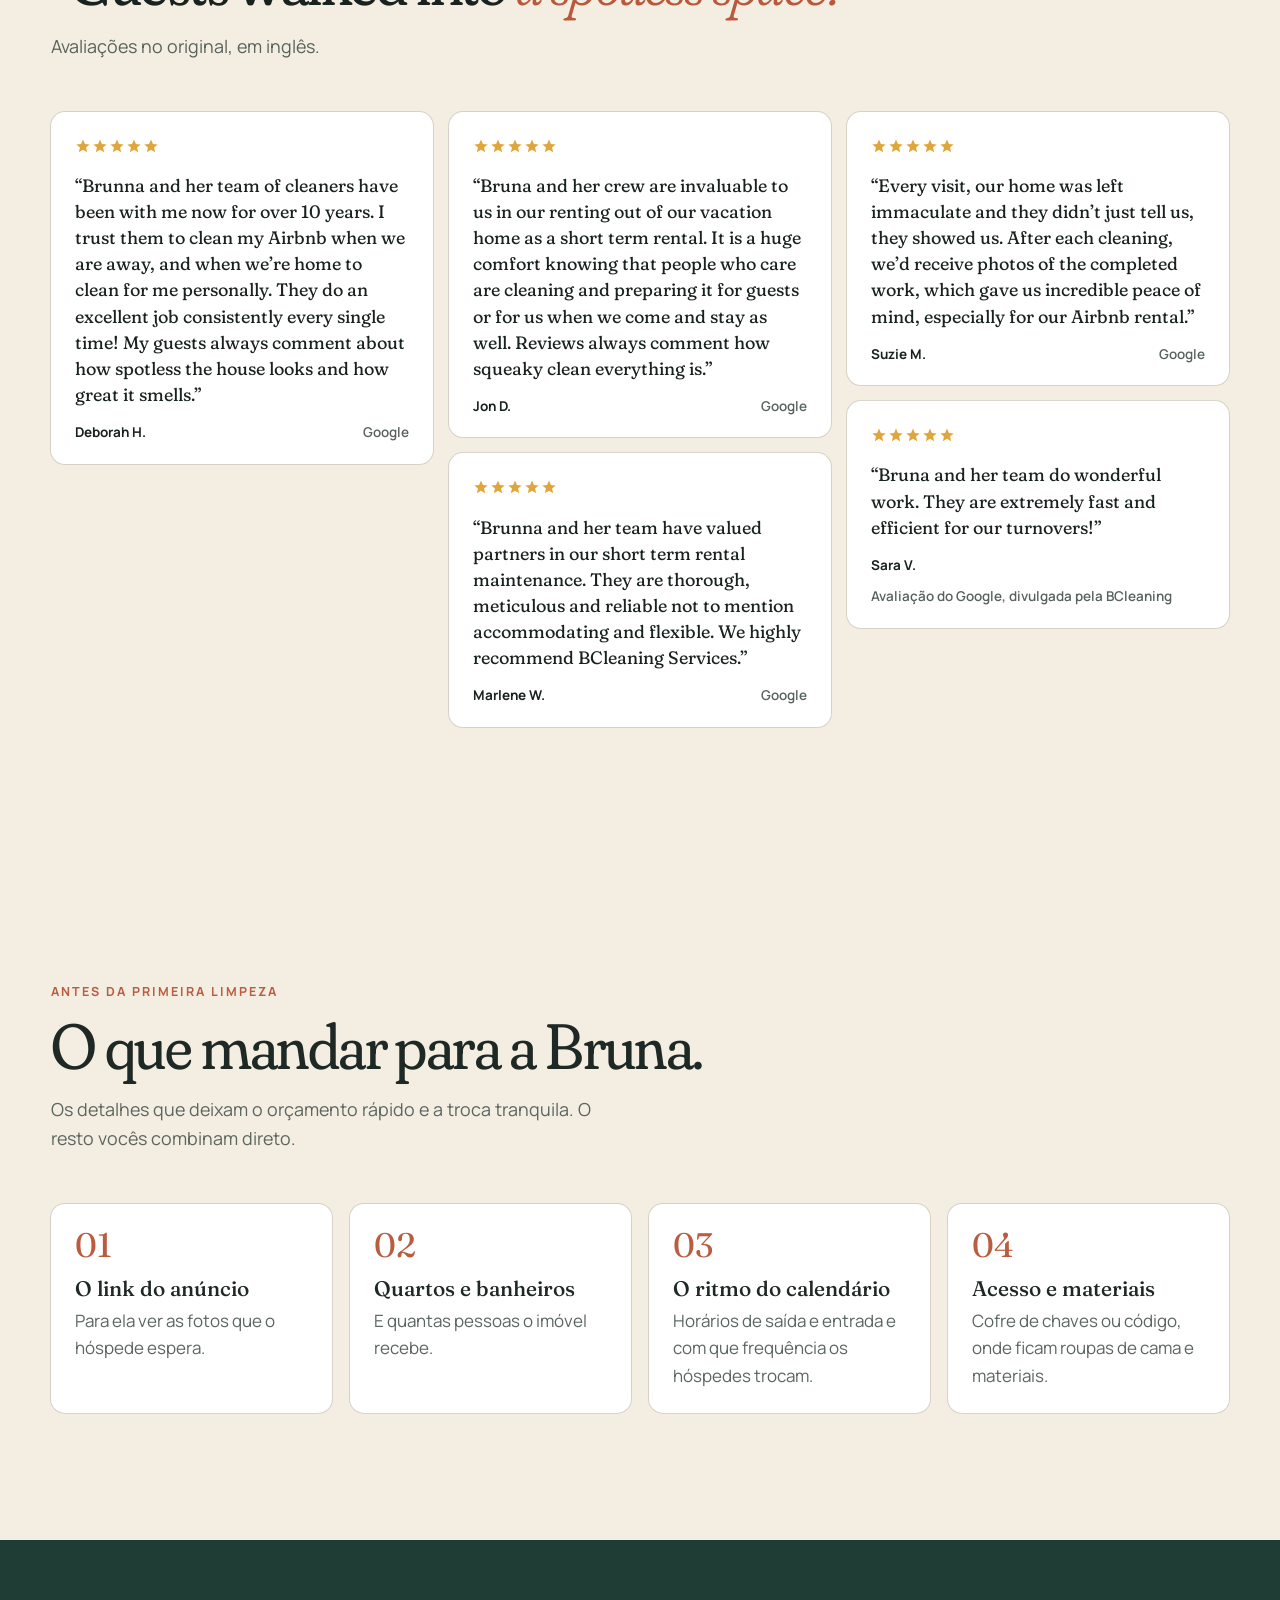
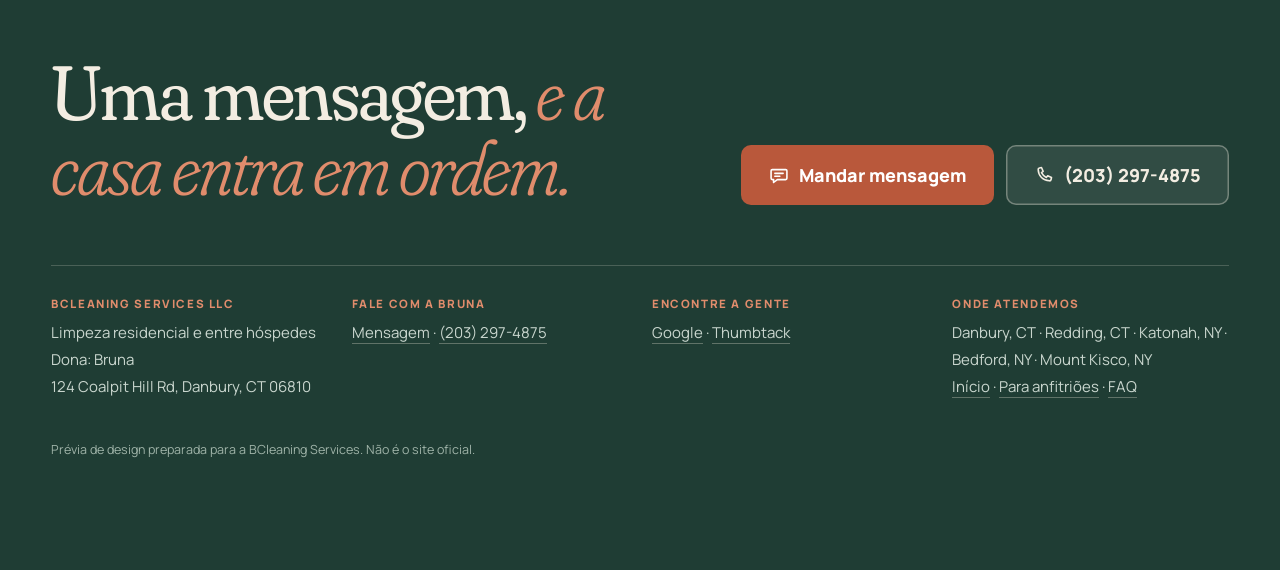
<file: pt/hosts.html>
<!doctype html>
<html lang="pt-BR" data-page="hosts">
<head>
<meta charset="utf-8">
<meta name="viewport" content="width=device-width, initial-scale=1">
<meta name="robots" content="noindex, nofollow">
<title>Limpeza entre hóspedes em Danbury | BCleaning Services</title>
<meta name="description" content="Limpeza entre hóspedes de Airbnb e aluguel por temporada em Danbury, CT. Mande para a Bruna o imóvel e o ritmo de saídas.">
<meta name="theme-color" content="#1f3d34">
<meta property="og:type" content="website">
<meta property="og:site_name" content="BCleaning Services">
<meta property="og:title" content="Limpeza entre hóspedes em Danbury | BCleaning Services">
<meta property="og:description" content="Limpeza entre hóspedes de Airbnb e aluguel por temporada em Danbury, CT. Mande para a Bruna o imóvel e o ritmo de saídas.">
<meta property="og:url" content="https://samuelotoni325.github.io/bcleaning-proposta/pt/hosts.html">
<meta property="og:image" content="https://samuelotoni325.github.io/bcleaning-proposta/og.jpg">
<meta property="og:image:width" content="1200">
<meta property="og:image:height" content="630">
<meta property="og:image:alt" content="BCleaning Services, limpeza residencial em Danbury, CT">
<meta property="og:locale" content="pt_BR">
<meta name="twitter:card" content="summary_large_image">
<link rel="alternate" hreflang="en" href="../hosts.html">
<link rel="icon" href="../img/icon.svg" type="image/svg+xml">
<link rel="preload" href="../fonts/fraunces.woff2" as="font" type="font/woff2" crossorigin>
<link rel="stylesheet" href="../styles.css">
<script type="application/ld+json">{"@context":"https://schema.org","@type":"HouseCleaningService","name":"BCleaning Services","telephone":"+1-203-297-4875","address":{"@type":"PostalAddress","streetAddress":"124 Coalpit Hill Rd","addressLocality":"Danbury","addressRegion":"CT","postalCode":"06810","addressCountry":"US"},"areaServed":[{"@type":"City","name":"Danbury, CT"},{"@type":"City","name":"Redding, CT"},{"@type":"City","name":"Katonah, NY"},{"@type":"City","name":"Bedford, NY"},{"@type":"City","name":"Mount Kisco, NY"}],"sameAs":["https://www.thumbtack.com/ct/danbury/house-cleaning/bcleaning-services-llc/service/410758271688146946"],"image":"https://samuelotoni325.github.io/bcleaning-proposta/og.jpg","founder":{"@type":"Person","name":"Bruna"},"paymentAccepted":"Apple Pay, Cash, Check, Stripe, Venmo, Zelle","aggregateRating":{"@type":"AggregateRating","ratingValue":"5.0","reviewCount":"21"}}</script>
</head>
<body>

<a class="skip" href="#main">Pular para o conteúdo</a>
<div class="preview-tag" role="note"><span class="pt-l">Prévia de design · não é o site oficial da BCleaning Services</span><span class="pt-s">Prévia · não oficial</span></div>
<header class="hd" id="hd">
  <a class="brand" href="../index.html" aria-label="BCleaning Services, início"><svg class="mark" viewBox="0 0 36 48" aria-hidden="true"><rect x="4" y="4" width="28" height="40" rx="5" fill="currentColor"/><circle cx="18" cy="13" r="5.5" fill="var(--bg-mark)"/><path d="M13 23h6.5a4 4 0 0 1 0 8H13Zm0 8h7.5a4.5 4.5 0 0 1 0 9H13Z" fill="none" stroke="var(--bg-mark)" stroke-width="2.6" stroke-linejoin="round"/></svg><span class="wm"><b>BCleaning</b><span>Services · Danbury</span></span></a>
  <nav class="hd-nav" aria-label="Principal">
    <a href="../index.html#work">Trabalhos</a>
    <a href="../index.html#services">Serviços</a>
    <a href="../hosts.html" aria-current="page">Para anfitriões</a>
    <a href="../index.html#reviews">Avaliações</a>
    <a href="../index.html#faq">FAQ</a>
  </nav>
  <div class="hd-right">
    <a class="lang" href="../hosts.html" hreflang="en" lang="en" aria-label="View in English">EN</a>
    <a class="hd-call" href="tel:+12032974875"><svg viewBox="0 0 24 24" aria-hidden="true"><path d="M6.6 3.5 9 3l2 4.6-2 1.6a13 13 0 0 0 5.8 5.8l1.6-2 4.6 2-.5 2.4c-.2 1-1 1.7-2 1.6C10.7 18.7 5.3 13.3 5 5.5c-.1-1 .6-1.8 1.6-2Z" fill="none" stroke="currentColor" stroke-width="1.9" stroke-linejoin="round"/></svg><span>(203) 297-4875</span></a>
    <button class="burger" type="button" aria-expanded="false" aria-controls="mnav" aria-label="Abrir menu"><i></i><i></i></button>
  </div>
</header>
<div class="mnav" id="mnav" hidden>
  <nav aria-label="Celular">
    <a href="../index.html">Início</a>
    <a href="../index.html#work">Trabalhos</a>
    <a href="../index.html#services">Serviços</a>
    <a href="../hosts.html">Para anfitriões de Airbnb</a>
    <a href="../index.html#reviews">Avaliações</a>
    <a href="../index.html#area">Onde atendemos</a>
    <a href="../index.html#faq">Perguntas</a>
  </nav>
  <div class="mnav-ctas">
    <a class="btn btn-clay" href="sms:+12032974875?&body=Oi%2C%20Bruna!%20Vim%20pelo%20site%20da%20BCleaning%20Services%20e%20gostaria%20de%20um%20or%C3%A7amento."><svg viewBox="0 0 24 24" aria-hidden="true"><path d="M4 5.5h16a1.5 1.5 0 0 1 1.5 1.5v9a1.5 1.5 0 0 1-1.5 1.5H10l-4.5 3.5V17.5H4A1.5 1.5 0 0 1 2.5 16V7A1.5 1.5 0 0 1 4 5.5Z" fill="none" stroke="currentColor" stroke-width="1.9" stroke-linejoin="round"/><path d="M7 10h10M7 13.5h6" stroke="currentColor" stroke-width="1.9" stroke-linecap="round"/></svg>Mandar mensagem</a>
    <a class="btn btn-line" href="tel:+12032974875"><svg viewBox="0 0 24 24" aria-hidden="true"><path d="M6.6 3.5 9 3l2 4.6-2 1.6a13 13 0 0 0 5.8 5.8l1.6-2 4.6 2-.5 2.4c-.2 1-1 1.7-2 1.6C10.7 18.7 5.3 13.3 5 5.5c-.1-1 .6-1.8 1.6-2Z" fill="none" stroke="currentColor" stroke-width="1.9" stroke-linejoin="round"/></svg>Ligar (203) 297-4875</a>
  </div>
</div>
<main id="main" data-lang="pt" data-phone="12032974875">

<section class="hhead" aria-labelledby="hh-h">
  <div class="hhead-in">
    <div>
      <p class="eyebrow">Airbnb e aluguel por temporada · região de Danbury</p>
      <h1 id="hh-h" class="h1">Entre a saída <em>e a entrada.</em></h1>
      <p class="hero-sub">O hóspede vê as fotos primeiro. A Bruna garante que o imóvel esteja igual a elas.</p>
    </div>
    <form class="hanger host" id="host" data-host novalidate aria-labelledby="ho-h">
      <span class="hole" aria-hidden="true"></span>
      <p class="h-k">Pedido de limpeza entre hóspedes</p>
      <h2 id="ho-h">Conte à Bruna sobre o imóvel</h2>
      <fieldset class="step"><legend><b>1</b>Com que frequência?</legend>
        <div class="chips"><label class="chip"><input type="radio" name="freq" value="Depois de cada saída" data-id="each"><span>Depois de cada saída</span></label><label class="chip"><input type="radio" name="freq" value="Uma vez por semana" data-id="week"><span>Uma vez por semana</span></label><label class="chip"><input type="radio" name="freq" value="Só uma vez, para começar" data-id="once"><span>Só uma vez, para começar</span></label></div>
      </fieldset>
      <fieldset class="step"><legend><b>2</b>Qual o tamanho?</legend>
        <div class="chips"><label class="chip"><input type="radio" name="size" value="Studio / 1 quarto" data-id="1"><span>Studio / 1 quarto</span></label><label class="chip"><input type="radio" name="size" value="2 quartos" data-id="2"><span>2 quartos</span></label><label class="chip"><input type="radio" name="size" value="3 quartos" data-id="3"><span>3 quartos</span></label><label class="chip"><input type="radio" name="size" value="4+ quartos" data-id="4"><span>4+ quartos</span></label></div>
      </fieldset>
      <fieldset class="step"><legend><b>3</b>Onde?</legend>
        <div class="chips">
          <label class="chip"><input type="radio" name="town" value="Danbury, CT" data-id="danbury"><span>Danbury</span></label><label class="chip"><input type="radio" name="town" value="Redding, CT" data-id="redding"><span>Redding</span></label><label class="chip"><input type="radio" name="town" value="Katonah, NY" data-id="katonah"><span>Katonah</span></label><label class="chip"><input type="radio" name="town" value="Bedford, NY" data-id="bedford"><span>Bedford</span></label><label class="chip"><input type="radio" name="town" value="Mount Kisco, NY" data-id="mtkisco"><span>Mount Kisco</span></label><label class="chip"><input type="radio" name="town" value="outra cidade" data-id="other"><span>Outra cidade</span></label>
          <input class="town-in" name="townName" autocomplete="address-level2" placeholder="Qual cidade?" aria-label="Nome da cidade" hidden>
        </div>
      </fieldset>
      <label class="fld"><span>Horários de saída e entrada (opcional)</span><input name="times" placeholder="ex.: saída 11h, entrada 16h"></label>
      <div class="send">
        <button class="btn btn-clay btn-send" type="submit" data-send><svg viewBox="0 0 24 24" aria-hidden="true"><path d="M4 5.5h16a1.5 1.5 0 0 1 1.5 1.5v9a1.5 1.5 0 0 1-1.5 1.5H10l-4.5 3.5V17.5H4A1.5 1.5 0 0 1 2.5 16V7A1.5 1.5 0 0 1 4 5.5Z" fill="none" stroke="currentColor" stroke-width="1.9" stroke-linejoin="round"/><path d="M7 10h10M7 13.5h6" stroke="currentColor" stroke-width="1.9" stroke-linecap="round"/></svg><span>Mandar mensagem</span></button>
        <a class="btn btn-line" href="tel:+12032974875"><svg viewBox="0 0 24 24" aria-hidden="true"><path d="M6.6 3.5 9 3l2 4.6-2 1.6a13 13 0 0 0 5.8 5.8l1.6-2 4.6 2-.5 2.4c-.2 1-1 1.7-2 1.6C10.7 18.7 5.3 13.3 5 5.5c-.1-1 .6-1.8 1.6-2Z" fill="none" stroke="currentColor" stroke-width="1.9" stroke-linejoin="round"/></svg>Ligar</a>
      </div>
      <p class="hint" data-hint aria-live="polite">Abre o app de mensagens com o texto pronto.</p>
    </form>
  </div>
</section>
<section class="turnpin" aria-labelledby="tp-h">
  <div class="turnpin-stage">
    <figure class="turn-art big"><svg class="bed" viewBox="0 0 640 420" role="img" aria-labelledby="bed-t">
<title id="bed-t">Illustrated guest bed being made, with towels stacking up</title>
<defs><clipPath id="pull"><rect class="pull" x="88" y="150" width="0" height="220"/></clipPath></defs>
<rect class="wall" width="640" height="330"/><rect class="floor" y="328" width="640" height="92"/>
<rect class="hb" x="80" y="110" width="340" height="120" rx="18"/>
<rect class="frame" x="74" y="300" width="352" height="34" rx="6"/><path class="frame-l" d="M86 334v26M414 334v26"/>
<rect class="mattress" x="84" y="214" width="332" height="92" rx="12"/>
<g class="pw a"><rect x="110" y="178" width="120" height="50" rx="16"/></g>
<g class="pw b"><rect x="270" y="178" width="120" height="50" rx="16"/></g>
<path class="duvet-mess" d="M120 236c30-18 52 6 80-8s40 10 66-4 34 14 60 0 44 10 70 2l20 80H100Z"/>
<path class="duvet-mess-l" d="M150 262c20 10 40-6 60 4M260 252c18 14 40 2 54 12M340 270c16-6 30 4 44 0"/>
<g clip-path="url(#pull)"><path class="duvet" d="M98 244h304l18 72H80Z"/><path class="duvet-fold" d="M98 244h304v18H98Z"/><path class="duvet-l" d="M120 290h260"/></g>
<g class="bench"><rect x="458" y="300" width="140" height="16" rx="4"/><path d="M470 316v44M586 316v44"/></g>
<g class="towel t1"><rect x="476" y="282" width="104" height="18" rx="5"/><path d="M476 291h104"/></g>
<g class="towel t2"><rect x="482" y="264" width="92" height="18" rx="5"/><path d="M482 273h92"/></g>
<g class="towel t3"><rect x="490" y="246" width="76" height="18" rx="5"/><path d="M490 255h76"/></g>
<g class="clock"><circle cx="528" cy="110" r="52"/><path class="tick" d="M528 64v8M528 148v8M482 110h8M566 110h8"/><path class="hand h" d="M528 110v-28"/><path class="hand m" d="M528 110h30"/><circle cx="528" cy="110" r="4"/></g>
</svg><span class="t-lbl a">Saída</span><span class="t-lbl b">Entrada</span></figure>
    <div class="turn-copy">
      <p class="kicker">A troca</p>
      <h2 id="tp-h" class="h2">A cama bem esticada. <em>As toalhas empilhadas.</em></h2>
      <ol class="tsteps">
        <li data-s="0"><span>01</span>O hóspede sai</li>
        <li data-s="1"><span>02</span>Cama feita, quarto em ordem</li>
        <li data-s="2"><span>03</span>Toalhas no lugar, tudo pronto</li>
        <li data-s="3"><span>04</span>O próximo hóspede chega</li>
      </ol>
    </div>
  </div>
</section>
<section class="hostwork" aria-labelledby="hw-h">
  <div class="hostwork-in">
    <div class="hw-photos"><span class="hw-0"><img class="" src="../img/bedford-great-room.webp" width="640" height="853" alt="Sala ampla e iluminada de um Airbnb, Bedford, NY" loading="lazy" decoding="async"></span><span class="hw-1"><img class="" src="../img/bedford-living.webp" width="640" height="853" alt="Sala de um Airbnb pronta para hóspedes, Bedford, NY" loading="lazy" decoding="async"></span><span class="hw-2"><img class="" src="../img/bedford-bedroom.webp" width="640" height="480" alt="Quarto de Airbnb com a cama feita, Bedford, NY" loading="lazy" decoding="async"></span><span class="hw-3"><img class="" src="../img/bedford-kitchen.webp" width="640" height="853" alt="Cozinha de Airbnb com ilha de granito, Bedford, NY" loading="lazy" decoding="async"></span></div>
    <div class="hw-copy">
      <p class="kicker">Uma troca real · Bedford, NY</p>
      <h2 id="hw-h" class="h2">O que o próximo hóspede <em>encontra.</em></h2>
      <p class="lede">Fotos de um trabalho em Airbnb que a Bruna publicou no Thumbtack. Os anfitriões que trabalham com ela dizem o mesmo nas avaliações: o hóspede percebe.</p>
    </div>
  </div>
</section>
<section class="sec hostrev" aria-labelledby="hr-h">
  <header class="sec-head"><p class="kicker">Anfitriões sobre a Bruna</p><h2 id="hr-h" class="h2">“Guests walked into <em>a spotless space.”</em></h2><p class="lede">Avaliações no original, em inglês.</p></header>
  <div class="wall-grid"><figure class="rv "><span class="stars" aria-label="5 estrelas"><svg viewBox="0 0 24 24" aria-hidden="true"><path fill="currentColor" d="m12 2 2.9 6.9 7.1.6-5.4 4.7 1.6 7.1L12 17.6 5.8 21.3l1.6-7.1L2 9.5l7.1-.6Z"/></svg><svg viewBox="0 0 24 24" aria-hidden="true"><path fill="currentColor" d="m12 2 2.9 6.9 7.1.6-5.4 4.7 1.6 7.1L12 17.6 5.8 21.3l1.6-7.1L2 9.5l7.1-.6Z"/></svg><svg viewBox="0 0 24 24" aria-hidden="true"><path fill="currentColor" d="m12 2 2.9 6.9 7.1.6-5.4 4.7 1.6 7.1L12 17.6 5.8 21.3l1.6-7.1L2 9.5l7.1-.6Z"/></svg><svg viewBox="0 0 24 24" aria-hidden="true"><path fill="currentColor" d="m12 2 2.9 6.9 7.1.6-5.4 4.7 1.6 7.1L12 17.6 5.8 21.3l1.6-7.1L2 9.5l7.1-.6Z"/></svg><svg viewBox="0 0 24 24" aria-hidden="true"><path fill="currentColor" d="m12 2 2.9 6.9 7.1.6-5.4 4.7 1.6 7.1L12 17.6 5.8 21.3l1.6-7.1L2 9.5l7.1-.6Z"/></svg></span><blockquote lang="en">“Brunna and her team of cleaners have been with me now for over 10 years. I trust them to clean my Airbnb when we are away, and when we’re home to clean for me personally. They do an excellent job consistently every single time! My guests always comment about how spotless the house looks and how great it smells.”</blockquote><figcaption><b>Deborah H.</b><span>Google</span></figcaption></figure><figure class="rv "><span class="stars" aria-label="5 estrelas"><svg viewBox="0 0 24 24" aria-hidden="true"><path fill="currentColor" d="m12 2 2.9 6.9 7.1.6-5.4 4.7 1.6 7.1L12 17.6 5.8 21.3l1.6-7.1L2 9.5l7.1-.6Z"/></svg><svg viewBox="0 0 24 24" aria-hidden="true"><path fill="currentColor" d="m12 2 2.9 6.9 7.1.6-5.4 4.7 1.6 7.1L12 17.6 5.8 21.3l1.6-7.1L2 9.5l7.1-.6Z"/></svg><svg viewBox="0 0 24 24" aria-hidden="true"><path fill="currentColor" d="m12 2 2.9 6.9 7.1.6-5.4 4.7 1.6 7.1L12 17.6 5.8 21.3l1.6-7.1L2 9.5l7.1-.6Z"/></svg><svg viewBox="0 0 24 24" aria-hidden="true"><path fill="currentColor" d="m12 2 2.9 6.9 7.1.6-5.4 4.7 1.6 7.1L12 17.6 5.8 21.3l1.6-7.1L2 9.5l7.1-.6Z"/></svg><svg viewBox="0 0 24 24" aria-hidden="true"><path fill="currentColor" d="m12 2 2.9 6.9 7.1.6-5.4 4.7 1.6 7.1L12 17.6 5.8 21.3l1.6-7.1L2 9.5l7.1-.6Z"/></svg></span><blockquote lang="en">“Bruna and her crew are invaluable to us in our renting out of our vacation home as a short term rental. It is a huge comfort knowing that people who care are cleaning and preparing it for guests or for us when we come and stay as well. Reviews always comment how squeaky clean everything is.”</blockquote><figcaption><b>Jon D.</b><span>Google</span></figcaption></figure><figure class="rv "><span class="stars" aria-label="5 estrelas"><svg viewBox="0 0 24 24" aria-hidden="true"><path fill="currentColor" d="m12 2 2.9 6.9 7.1.6-5.4 4.7 1.6 7.1L12 17.6 5.8 21.3l1.6-7.1L2 9.5l7.1-.6Z"/></svg><svg viewBox="0 0 24 24" aria-hidden="true"><path fill="currentColor" d="m12 2 2.9 6.9 7.1.6-5.4 4.7 1.6 7.1L12 17.6 5.8 21.3l1.6-7.1L2 9.5l7.1-.6Z"/></svg><svg viewBox="0 0 24 24" aria-hidden="true"><path fill="currentColor" d="m12 2 2.9 6.9 7.1.6-5.4 4.7 1.6 7.1L12 17.6 5.8 21.3l1.6-7.1L2 9.5l7.1-.6Z"/></svg><svg viewBox="0 0 24 24" aria-hidden="true"><path fill="currentColor" d="m12 2 2.9 6.9 7.1.6-5.4 4.7 1.6 7.1L12 17.6 5.8 21.3l1.6-7.1L2 9.5l7.1-.6Z"/></svg><svg viewBox="0 0 24 24" aria-hidden="true"><path fill="currentColor" d="m12 2 2.9 6.9 7.1.6-5.4 4.7 1.6 7.1L12 17.6 5.8 21.3l1.6-7.1L2 9.5l7.1-.6Z"/></svg></span><blockquote lang="en">“Brunna and her team have valued partners in our short term rental maintenance. They are thorough, meticulous and reliable not to mention accommodating and flexible. We highly recommend BCleaning Services.”</blockquote><figcaption><b>Marlene W.</b><span>Google</span></figcaption></figure><figure class="rv "><span class="stars" aria-label="5 estrelas"><svg viewBox="0 0 24 24" aria-hidden="true"><path fill="currentColor" d="m12 2 2.9 6.9 7.1.6-5.4 4.7 1.6 7.1L12 17.6 5.8 21.3l1.6-7.1L2 9.5l7.1-.6Z"/></svg><svg viewBox="0 0 24 24" aria-hidden="true"><path fill="currentColor" d="m12 2 2.9 6.9 7.1.6-5.4 4.7 1.6 7.1L12 17.6 5.8 21.3l1.6-7.1L2 9.5l7.1-.6Z"/></svg><svg viewBox="0 0 24 24" aria-hidden="true"><path fill="currentColor" d="m12 2 2.9 6.9 7.1.6-5.4 4.7 1.6 7.1L12 17.6 5.8 21.3l1.6-7.1L2 9.5l7.1-.6Z"/></svg><svg viewBox="0 0 24 24" aria-hidden="true"><path fill="currentColor" d="m12 2 2.9 6.9 7.1.6-5.4 4.7 1.6 7.1L12 17.6 5.8 21.3l1.6-7.1L2 9.5l7.1-.6Z"/></svg><svg viewBox="0 0 24 24" aria-hidden="true"><path fill="currentColor" d="m12 2 2.9 6.9 7.1.6-5.4 4.7 1.6 7.1L12 17.6 5.8 21.3l1.6-7.1L2 9.5l7.1-.6Z"/></svg></span><blockquote lang="en">“Every visit, our home was left immaculate and they didn’t just tell us, they showed us. After each cleaning, we’d receive photos of the completed work, which gave us incredible peace of mind, especially for our Airbnb rental.”</blockquote><figcaption><b>Suzie M.</b><span>Google</span></figcaption></figure><figure class="rv "><span class="stars" aria-label="5 estrelas"><svg viewBox="0 0 24 24" aria-hidden="true"><path fill="currentColor" d="m12 2 2.9 6.9 7.1.6-5.4 4.7 1.6 7.1L12 17.6 5.8 21.3l1.6-7.1L2 9.5l7.1-.6Z"/></svg><svg viewBox="0 0 24 24" aria-hidden="true"><path fill="currentColor" d="m12 2 2.9 6.9 7.1.6-5.4 4.7 1.6 7.1L12 17.6 5.8 21.3l1.6-7.1L2 9.5l7.1-.6Z"/></svg><svg viewBox="0 0 24 24" aria-hidden="true"><path fill="currentColor" d="m12 2 2.9 6.9 7.1.6-5.4 4.7 1.6 7.1L12 17.6 5.8 21.3l1.6-7.1L2 9.5l7.1-.6Z"/></svg><svg viewBox="0 0 24 24" aria-hidden="true"><path fill="currentColor" d="m12 2 2.9 6.9 7.1.6-5.4 4.7 1.6 7.1L12 17.6 5.8 21.3l1.6-7.1L2 9.5l7.1-.6Z"/></svg><svg viewBox="0 0 24 24" aria-hidden="true"><path fill="currentColor" d="m12 2 2.9 6.9 7.1.6-5.4 4.7 1.6 7.1L12 17.6 5.8 21.3l1.6-7.1L2 9.5l7.1-.6Z"/></svg></span><blockquote lang="en">“Bruna and her team do wonderful work. They are extremely fast and efficient for our turnovers!”</blockquote><figcaption><b>Sara V.</b><span>Avaliação do Google, divulgada pela BCleaning</span></figcaption></figure></div>
</section>
<section class="sec tell" aria-labelledby="tell-h">
  <header class="sec-head"><p class="kicker">Antes da primeira limpeza</p><h2 id="tell-h" class="h2">O que mandar para a Bruna.</h2><p class="lede">Os detalhes que deixam o orçamento rápido e a troca tranquila. O resto vocês combinam direto.</p></header>
  <ol class="tell-list">
    <li><b>O link do anúncio</b>Para ela ver as fotos que o hóspede espera.</li>
    <li><b>Quartos e banheiros</b>E quantas pessoas o imóvel recebe.</li>
    <li><b>O ritmo do calendário</b>Horários de saída e entrada e com que frequência os hóspedes trocam.</li>
    <li><b>Acesso e materiais</b>Cofre de chaves ou código, onde ficam roupas de cama e materiais.</li>
  </ol>
</section>
</main>

<footer class="ft">
  <div class="ft-cta">
    <h2 class="h2">Uma mensagem, <em>e a casa entra em ordem.</em></h2>
    <div class="ft-btns">
      <a class="btn btn-clay btn-lg" href="sms:+12032974875?&body=Oi%2C%20Bruna!%20Vim%20pelo%20site%20da%20BCleaning%20Services%20e%20gostaria%20de%20um%20or%C3%A7amento."><svg viewBox="0 0 24 24" aria-hidden="true"><path d="M4 5.5h16a1.5 1.5 0 0 1 1.5 1.5v9a1.5 1.5 0 0 1-1.5 1.5H10l-4.5 3.5V17.5H4A1.5 1.5 0 0 1 2.5 16V7A1.5 1.5 0 0 1 4 5.5Z" fill="none" stroke="currentColor" stroke-width="1.9" stroke-linejoin="round"/><path d="M7 10h10M7 13.5h6" stroke="currentColor" stroke-width="1.9" stroke-linecap="round"/></svg>Mandar mensagem</a>
      <a class="btn btn-ghost btn-lg" href="tel:+12032974875"><svg viewBox="0 0 24 24" aria-hidden="true"><path d="M6.6 3.5 9 3l2 4.6-2 1.6a13 13 0 0 0 5.8 5.8l1.6-2 4.6 2-.5 2.4c-.2 1-1 1.7-2 1.6C10.7 18.7 5.3 13.3 5 5.5c-.1-1 .6-1.8 1.6-2Z" fill="none" stroke="currentColor" stroke-width="1.9" stroke-linejoin="round"/></svg>(203) 297-4875</a>
    </div>
  </div>
  <div class="ft-grid">
    <div><i>BCleaning Services LLC</i>Limpeza residencial e entre hóspedes<br>Dona: Bruna<br>124 Coalpit Hill Rd, Danbury, CT 06810</div>
    <div><i>Fale com a Bruna</i><a href="sms:+12032974875?&body=Oi%2C%20Bruna!%20Vim%20pelo%20site%20da%20BCleaning%20Services%20e%20gostaria%20de%20um%20or%C3%A7amento.">Mensagem</a> · <a href="tel:+12032974875">(203) 297-4875</a></div>
    <div><i>Encontre a gente</i><a href="https://www.google.com/maps/search/?api=1&query=BCleaning+Services+124+Coalpit+Hill+Rd+Danbury+CT" target="_blank" rel="noopener">Google</a> · <a href="https://www.thumbtack.com/ct/danbury/house-cleaning/bcleaning-services-llc/service/410758271688146946" target="_blank" rel="noopener">Thumbtack</a></div>
    <div><i>Onde atendemos</i>Danbury, CT · Redding, CT · Katonah, NY · Bedford, NY · Mount Kisco, NY<br><a href="../index.html">Início</a> · <a href="../hosts.html">Para anfitriões</a> · <a href="../index.html#faq">FAQ</a></div>
  </div>
  <p class="ft-note">Prévia de design preparada para a BCleaning Services. Não é o site oficial.</p>
</footer>
<nav class="dock" aria-label="Contato rápido">
  <a href="tel:+12032974875"><svg viewBox="0 0 24 24" aria-hidden="true"><path d="M6.6 3.5 9 3l2 4.6-2 1.6a13 13 0 0 0 5.8 5.8l1.6-2 4.6 2-.5 2.4c-.2 1-1 1.7-2 1.6C10.7 18.7 5.3 13.3 5 5.5c-.1-1 .6-1.8 1.6-2Z" fill="none" stroke="currentColor" stroke-width="1.9" stroke-linejoin="round"/></svg><span>Ligar</span></a>
  <a class="dock-main" href="#host"><svg viewBox="0 0 24 24" aria-hidden="true"><path d="M4 5.5h16a1.5 1.5 0 0 1 1.5 1.5v9a1.5 1.5 0 0 1-1.5 1.5H10l-4.5 3.5V17.5H4A1.5 1.5 0 0 1 2.5 16V7A1.5 1.5 0 0 1 4 5.5Z" fill="none" stroke="currentColor" stroke-width="1.9" stroke-linejoin="round"/><path d="M7 10h10M7 13.5h6" stroke="currentColor" stroke-width="1.9" stroke-linecap="round"/></svg><span>Orçamento</span></a>
  <a href="../index.html"><svg viewBox="0 0 24 24" aria-hidden="true"><circle cx="8" cy="12" r="4.5" fill="none" stroke="currentColor" stroke-width="1.9"/><path d="M12.5 12H21M18 12v3M21 12v2.5" stroke="currentColor" stroke-width="1.9" stroke-linecap="round"/></svg><span>Início</span></a>
</nav>
<script src="../vendor/gsap.min.js"></script>
<script src="../vendor/ScrollTrigger.min.js"></script>
<script src="../vendor/lenis.min.js"></script>
<script src="../app.js"></script>
</body>
</html>
</file>
<file: styles.css>
@font-face { font-family: 'Fraunces'; src: url(fonts/fraunces.woff2) format('woff2'); font-weight: 100 900; font-display: swap; }
@font-face { font-family: 'Fraunces'; src: url(fonts/fraunces-italic.woff2) format('woff2'); font-weight: 100 900; font-style: italic; font-display: swap; }
@font-face { font-family: 'Manrope'; src: url(fonts/manrope.woff2) format('woff2'); font-weight: 200 800; font-display: swap; }

:root {
  --pine: #1f3d34; --pine2: #2b5446; --deep: #142a23; --linen: #f3ede2; --linen2: #e5dbc9; --paper: #fbf8f2;
  --clay: #b9583b; --clay2: #e08c6c; --mint: #cfe4d8; --ink: #18221e; --muted: #56625b; --line: rgba(24,34,30,.13);
  --serif: 'Fraunces', Georgia, serif; --sans: 'Manrope', system-ui, sans-serif;
  --g: clamp(16px, 4vw, 60px); --hd: 70px; --bg-mark: var(--linen);
}
* { box-sizing: border-box; }
[hidden] { display: none !important; }
html, body { overflow-x: clip; }
html { -webkit-text-size-adjust: 100%; scroll-padding-top: 86px; }
body { margin: 0; background: var(--linen); color: var(--ink); font: 400 17px/1.6 var(--sans); -webkit-font-smoothing: antialiased; }
img, svg { display: block; max-width: 100%; }
a { color: inherit; }
button, input { font: inherit; color: inherit; }
.skip { position: absolute; left: -999px; top: 8px; z-index: 100; background: var(--clay); color: #fff; padding: 10px 14px; border-radius: 6px; }
.skip:focus { left: 8px; }
:focus-visible { outline: 3px solid var(--clay2); outline-offset: 3px; }
.kicker { font: 700 12.5px/1.2 var(--sans); letter-spacing: .16em; text-transform: uppercase; color: var(--clay); margin: 0 0 16px; }
.h1, .h2 { font-family: var(--serif); font-weight: 380; font-variation-settings: 'SOFT' 100, 'opsz' 144; letter-spacing: -.025em; line-height: .98; margin: 0; }
.h1 em, .h2 em, .ft h2 em { font-style: italic; font-weight: 300; color: var(--clay); }
.h1 { font-size: clamp(50px, 7.6vw, 124px); }
.h2 { font-size: clamp(36px, 5vw, 74px); }
.lede { font-size: clamp(17px, 1.4vw, 20px); color: var(--muted); max-width: 52ch; margin: 18px 0 0; }

.preview-tag { position: fixed; z-index: 60; left: 10px; bottom: 14px; font: 700 10.5px/1.25 var(--sans); letter-spacing: .05em; text-transform: uppercase; color: var(--linen); background: rgba(20,42,35,.92); padding: 6px 10px; border-radius: 4px; max-width: 280px; transition: opacity .4s; }
.pt-s { display: none; }
.preview-tag.away { opacity: 0; pointer-events: none; }

/* cabeçalho */
.hd { position: fixed; z-index: 50; inset: 0 0 auto; height: var(--hd); display: flex; align-items: center; gap: 24px; padding: 0 var(--g); color: var(--ink); transition: background .3s, box-shadow .3s; }
.hd.solid, body.menu .hd { background: rgba(243,237,226,.95); backdrop-filter: blur(10px); box-shadow: 0 1px 0 var(--line); }
.brand { display: flex; align-items: center; gap: 10px; text-decoration: none; }
.mark { width: 26px; height: 36px; color: var(--pine); }
.wm { display: flex; flex-direction: column; line-height: 1; }
.wm b { font: 600 22px/1 var(--serif); font-variation-settings: 'SOFT' 100; letter-spacing: -.02em; }
.wm span { font-size: 10.5px; font-weight: 700; letter-spacing: .2em; text-transform: uppercase; color: var(--muted); margin-top: 3px; }
.hd-nav { display: flex; gap: 28px; margin-left: auto; font-weight: 600; font-size: 15px; }
.hd-nav a { text-decoration: none; padding: 6px 0; border-bottom: 2px solid transparent; }
.hd-nav a:hover, .hd-nav a[aria-current] { border-color: var(--clay); }
.hd-right { display: flex; align-items: center; gap: 10px; }
.lang { font-weight: 800; font-size: 12.5px; text-decoration: none; border: 1.5px solid var(--line); border-radius: 6px; padding: 7px 10px; }
.hd-call { display: inline-flex; align-items: center; gap: 8px; text-decoration: none; background: var(--pine); color: var(--linen); font-weight: 700; font-size: 15px; padding: 11px 18px; border-radius: 8px; }
.hd-call svg { width: 18px; }
.burger { display: none; width: 46px; height: 46px; border: 1.5px solid var(--line); background: none; border-radius: 8px; position: relative; cursor: pointer; }
.burger i { position: absolute; left: 13px; right: 13px; height: 2px; background: currentColor; transition: transform .3s; }
.burger i:first-child { top: 18px; } .burger i:last-child { top: 25px; }
.burger[aria-expanded="true"] i:first-child { transform: translateY(3.5px) rotate(45deg); }
.burger[aria-expanded="true"] i:last-child { transform: translateY(-3.5px) rotate(-45deg); }
.mnav { position: fixed; z-index: 49; inset: var(--hd) 0 0; background: var(--linen); padding: 24px var(--g); display: flex; flex-direction: column; gap: 26px; overflow: auto; }
.mnav nav { display: flex; flex-direction: column; }
.mnav nav a { font: 380 32px/1.1 var(--serif); text-decoration: none; padding: 14px 0; border-bottom: 1px solid var(--line); }
.mnav-ctas { display: grid; gap: 10px; }

/* botões */
.btn { display: inline-flex; align-items: center; justify-content: center; gap: 10px; min-height: 52px; padding: 0 22px; border-radius: 10px; font-weight: 800; font-size: 16px; text-decoration: none; border: 0; cursor: pointer; transition: transform .2s, background .2s, box-shadow .2s; }
.btn svg { width: 20px; flex: none; }
.btn:active { transform: translateY(1px); }
.btn-clay { background: var(--clay); color: #fff; }
.btn-clay:hover { background: #a54b30; }
.btn-line { background: transparent; color: var(--pine); box-shadow: inset 0 0 0 1.6px currentColor; }
.btn-ghost { background: rgba(255,255,255,.08); color: var(--linen); box-shadow: inset 0 0 0 1.5px rgba(243,237,226,.35); }
.btn-lg { min-height: 60px; font-size: 18px; padding: 0 28px; }
.stars { display: inline-flex; gap: 1px; color: #e0a63c; }
.stars svg { width: 16px; }

/* hero */
.hero { position: relative; padding: calc(var(--hd) + 30px) var(--g) clamp(60px, 7vw, 110px); min-height: 100svh; display: flex; align-items: center;
  background: radial-gradient(70% 60% at 80% 30%, #fff8ec, transparent 70%), var(--linen); }
.hero::before { content: ''; position: absolute; right: 0; top: 0; bottom: 0; width: 46%; background: linear-gradient(90deg, #e8dcc6, #efe5d3 30%, #e8dcc6); box-shadow: inset 14px 0 0 #dccdb3, inset 18px 0 0 rgba(0,0,0,.05); }
.hero-in { position: relative; width: 100%; max-width: 1400px; margin: 0 auto; display: grid; grid-template-columns: minmax(0, 1fr) minmax(0, 540px); gap: clamp(28px, 6vw, 100px); align-items: center; }
.eyebrow { font-weight: 700; font-size: 13px; letter-spacing: .14em; text-transform: uppercase; color: var(--muted); margin: 0 0 18px; }
.hero .h1 em { display: inline-block; }
.hero-sub { font-size: clamp(17px, 1.5vw, 21px); color: var(--muted); max-width: 44ch; margin: 22px 0 26px; }
.proof { display: inline-flex; align-items: center; gap: 10px; text-decoration: none; background: #fff; border-radius: 10px; padding: 8px 16px 8px 8px; font-weight: 700; font-size: 15px; box-shadow: 0 0 0 1px var(--line); }
.proof b { font: 500 24px/1 var(--serif); background: var(--pine); color: var(--linen); border-radius: 6px; padding: 7px 10px 6px; }

/* plaquinha de porta */
.hanger-wrap { position: relative; padding-top: 40px; }
.knob { position: absolute; left: 50%; top: 61px; width: 52px; height: 52px; margin-left: -26px; border-radius: 50%; z-index: 2; background: radial-gradient(circle at 35% 30%, #fff6dd, #c9a86a 45%, #8a6a32 85%); box-shadow: 0 10px 20px rgba(0,0,0,.25), inset 0 -4px 8px rgba(0,0,0,.2); }
.hanger { position: relative; background: var(--pine); color: var(--linen); border-radius: 44px 44px 18px 18px; padding: 96px clamp(18px, 2.4vw, 32px) 26px; box-shadow: 0 50px 70px -40px rgba(20,42,35,.8); transform-origin: 50% 0; }
.hanger.swing { animation: swing 1.1s cubic-bezier(.3,1.5,.5,1); }
@keyframes swing { 0% { transform: rotate(0); } 25% { transform: rotate(2.4deg); } 55% { transform: rotate(-1.4deg); } 80% { transform: rotate(.6deg); } 100% { transform: rotate(0); } }
.hole { position: absolute; left: 50%; top: 14px; width: 68px; height: 68px; margin-left: -34px; border-radius: 50%; background: #e8dcc6; box-shadow: inset 0 4px 8px rgba(0,0,0,.35); }
.hole::after { content: ''; position: absolute; left: 50%; top: -16px; width: 14px; height: 20px; margin-left: -7px; background: #e8dcc6; box-shadow: inset 0 4px 6px rgba(0,0,0,.25); }
.hhead .hole, .hhead .hole::after { background: var(--mint); }
.h-k { margin: 0 0 2px; text-align: center; font-weight: 700; font-size: 11.5px; letter-spacing: .2em; text-transform: uppercase; color: var(--clay2); }
.hanger h2 { font: 400 clamp(28px, 2.6vw, 38px)/1.05 var(--serif); font-variation-settings: 'SOFT' 100; text-align: center; margin: 0 0 18px; }
.step { border: 0; padding: 0; margin: 0 0 13px; min-width: 0; }
.step legend { display: flex; align-items: center; gap: 8px; padding: 0; margin-bottom: 8px; font-weight: 700; font-size: 14px; color: #c6d6cc; }
.step legend b { display: grid; place-items: center; width: 22px; height: 22px; border-radius: 50%; box-shadow: inset 0 0 0 1.5px var(--clay2); color: var(--clay2); font-size: 12px; }
.step.done legend b { background: var(--clay2); color: var(--deep); }
.chips { display: flex; flex-wrap: wrap; gap: 7px; }
.chip input { position: absolute; opacity: 0; pointer-events: none; }
.chip span { display: inline-flex; align-items: center; min-height: 42px; padding: 0 14px; border-radius: 8px; background: rgba(243,237,226,.08); box-shadow: inset 0 0 0 1px rgba(243,237,226,.22); font-weight: 600; font-size: 14.5px; cursor: pointer; transition: background .2s, color .2s, box-shadow .2s; }
.chip span:hover { box-shadow: inset 0 0 0 1.5px var(--linen); }
.chip input:checked + span { background: var(--linen); color: var(--pine); box-shadow: none; }
.chip input:focus-visible + span { outline: 3px solid var(--clay2); outline-offset: 2px; }
.town-in, .fld input { height: 42px; border-radius: 8px; border: 0; background: var(--linen); color: var(--ink); padding: 0 14px; font-size: 16px; min-width: 0; flex: 1 1 130px; }
.town-in:focus, .fld input:focus { outline: 3px solid var(--clay2); }
.fld { display: grid; gap: 6px; margin: 0 0 14px; font-size: 13.5px; font-weight: 700; color: #c6d6cc; }
.send { display: flex; flex-wrap: wrap; gap: 8px; margin-top: 4px; }
.btn-send { flex: 1 1 200px; }
.hanger .btn-line { color: var(--linen); }
.hint { margin: 10px 0 0; font-size: 13px; color: #b7c8be; line-height: 1.4; }
.hint.err { color: #ffb59c; font-weight: 700; }
.flipper { position: relative; height: 34px; margin: 16px auto 0; width: 210px; perspective: 600px; }
.flipper span { position: absolute; inset: 0; display: flex; align-items: center; justify-content: center; gap: 6px; border-radius: 30px; font-weight: 800; font-size: 13px; letter-spacing: .08em; text-transform: uppercase; backface-visibility: hidden; transition: transform .7s cubic-bezier(.3,1.4,.4,1); }
.f-a { background: rgba(243,237,226,.1); color: #c6d6cc; }
.f-b { background: var(--clay2); color: var(--deep); transform: rotateX(180deg); }
.f-b svg { width: 16px; }
.hanger.ready .f-a { transform: rotateX(-180deg); }
.hanger.ready .f-b { transform: rotateX(0); }

/* visor */
.photo { position: relative; height: 380vh; background: var(--deep); color: var(--linen); }
.photo-stage { position: sticky; top: 0; height: 100svh; display: grid; grid-template-columns: minmax(0, .8fr) minmax(0, 1.2fr); align-items: center; gap: clamp(20px, 4vw, 70px); padding: calc(var(--hd) + 16px) var(--g) 30px; max-width: 1500px; margin: 0 auto; }
.photo .kicker { color: var(--clay2); }
.photo .h2 em { color: var(--clay2); }
.photo .lede { color: #bccbc2; }
.focus-hint { color: var(--clay2); font-weight: 700; font-size: 14px; margin-top: 22px; }
.vf { position: relative; margin: 0; border-radius: 10px; overflow: hidden; background: #000; box-shadow: 0 40px 80px -30px rgba(0,0,0,.6); }
.lr { width: 100%; height: auto; filter: blur(var(--blur, 0px)) saturate(var(--sat, 1)); transform: scale(1.02); }
.lr .wall { fill: #efe6d6; } .lr .floor { fill: #cdb592; } .lr .base { stroke: #b39a74; stroke-width: 6; }
.lr .win rect { fill: #cfe4ec; stroke: #fff; stroke-width: 8; } .lr .win path { stroke: #fff; stroke-width: 6; }
.lr .smudge { fill: none; stroke: #9aa7a6; stroke-width: 9; stroke-linecap: round; opacity: .55; }
.lr .curtain { fill: #d9cdb7; }
.lr .art rect { fill: #fbf8f2; stroke: #3a3a33; stroke-width: 5; } .lr .art circle { fill: var(--clay2); } .lr .art path { fill: var(--pine2); }
.lr .sofa rect { fill: #6f8f7f; } .lr .sofa .seat { fill: #7e9e8e; } .lr .sofa path { stroke: #3a3a33; stroke-width: 6; stroke-linecap: round; }
.lr .pillow rect { fill: #e9d6b4; } .lr .pillow.b rect { fill: var(--clay2); }
.lr .throw path { fill: #f3ede2; stroke: #c7b79c; stroke-width: 2; }
.lr .rug { fill: #b7a07c; opacity: .6; }
.lr .table rect { fill: #8a6a48; } .lr .table path { stroke: #6e5236; stroke-width: 6; stroke-linecap: round; }
.lr .cup { fill: #fff; stroke: #3a3a33; stroke-width: 2.5; } .lr .box { fill: #d24e3a; }
.lr .mag { fill: #4a6fa5; } .lr .mag.b { fill: #f0c24b; }
.lr .lamp path { fill: #f3e3c0; stroke: #3a3a33; stroke-width: 4; stroke-linejoin: round; }
.lr .plant path:first-child { fill: #c9a678; } .lr .plant path { fill: none; stroke: #4c7a5c; stroke-width: 7; stroke-linecap: round; }
.lr .basket path:first-child { fill: #c9a678; stroke: #8a6a48; stroke-width: 3; } .lr .basket path { stroke: #8a6a48; stroke-width: 3; }
.lr .ball { fill: #e5603f; } .lr .ball-l { fill: none; stroke: #fff; stroke-width: 2.5; }
.lr .shoe { fill: #3a3a33; } .lr .mat rect { fill: #7b6a52; }
.lr .sock { fill: #fff; stroke: #c7b79c; stroke-width: 3; }
.vf-ui { position: absolute; inset: 0; pointer-events: none; color: #fff; font: 700 11px/1 var(--sans); letter-spacing: .14em; }
.vf-ui .c { position: absolute; width: 34px; height: 34px; border: 3px solid #fff; opacity: .9; }
.vf-ui .tl { left: 16px; top: 16px; border-right: 0; border-bottom: 0; } .vf-ui .tr { right: 16px; top: 16px; border-left: 0; border-bottom: 0; }
.vf-ui .bl { left: 16px; bottom: 16px; border-right: 0; border-top: 0; } .vf-ui .br { right: 16px; bottom: 16px; border-left: 0; border-top: 0; }
.vf-top { position: absolute; left: 62px; top: 26px; display: flex; align-items: center; gap: 8px; text-shadow: 0 1px 3px rgba(0,0,0,.5); }
.rec { width: 9px; height: 9px; border-radius: 50%; background: #ff4b3a; animation: blink 1.2s steps(2) infinite; }
@keyframes blink { 50% { opacity: .2; } }
.vf-focus { position: absolute; left: 50%; top: 50%; width: 22%; aspect-ratio: 1.3; transform: translate(-50%, -50%) scale(var(--fs, 1.3)); border: 2px solid var(--fc, #ffd36b); border-radius: 4px; transition: border-color .3s; }
.vf-bar { position: absolute; left: 62px; right: 62px; bottom: 28px; height: 4px; background: rgba(255,255,255,.25); border-radius: 4px; }
.vf-bar i { position: absolute; left: 0; top: 0; bottom: 0; width: var(--fp, 0%); background: #ffd36b; border-radius: 4px; }
.vf-shot { position: absolute; right: 22px; top: 22px; display: inline-flex; align-items: center; gap: 6px; background: var(--clay); padding: 8px 12px; border-radius: 30px; opacity: 0; transform: translateY(-8px); }
.vf-shot svg { width: 15px; }
.flash { position: absolute; inset: 0; background: #fff; opacity: 0; pointer-events: none; }

/* ritmo */
.sec { position: relative; padding: clamp(80px, 10vw, 140px) var(--g); max-width: 1440px; margin: 0 auto; }
.sec-head { max-width: 900px; margin-bottom: clamp(30px, 4vw, 56px); }
.rh-grid { display: grid; grid-template-columns: minmax(0, .8fr) minmax(0, 1.2fr); gap: clamp(30px, 5vw, 80px); align-items: center; }
.rh-tabs { display: flex; flex-wrap: wrap; gap: 8px; margin-top: 28px; }
.rh-tabs button { min-height: 46px; padding: 0 18px; border-radius: 8px; border: 0; background: #fff; box-shadow: inset 0 0 0 1px var(--line); font-weight: 700; cursor: pointer; }
.rh-tabs button[aria-selected="true"] { background: var(--pine); color: var(--linen); box-shadow: none; }
.rh-note { min-height: 3em; margin: 16px 0 0; font-weight: 600; color: var(--pine); }
.rh-chart { margin: 0; background: #fff; border-radius: 16px; padding: 18px 18px 12px; box-shadow: 0 0 0 1px var(--line), 0 30px 60px -40px rgba(20,42,35,.5); }
.rh-chart svg { width: 100%; height: auto; overflow: visible; }
.rh-grid-l path { stroke: var(--line); stroke-width: 1; fill: none; }
.rh-lbl text { font: 600 12px var(--sans); fill: var(--muted); }
.rh-line { fill: none; stroke: var(--clay); stroke-width: 3.5; stroke-linejoin: round; }
.rh-area { fill: rgba(185,88,59,.1); }
.rh-dot circle { fill: var(--pine); } .rh-dot text { font: 800 11px var(--sans); fill: var(--linen); }
.rh-chart figcaption { font-size: 12.5px; color: var(--muted); margin-top: 6px; }

/* troca de hóspedes */
.turn { background: var(--mint); padding: clamp(70px, 9vw, 130px) var(--g); }
.turn-in { max-width: 1400px; margin: 0 auto; display: grid; grid-template-columns: minmax(0, 1.1fr) minmax(0, .9fr); gap: clamp(30px, 5vw, 80px); align-items: center; }
.turn-copy .btn { margin-top: 28px; }
.turn-art { position: relative; margin: 0; }
.bed { width: 100%; height: auto; border-radius: 14px; }
.bed .wall { fill: #f7f1e6; } .bed .floor { fill: #d8c6a6; }
.bed .hb { fill: var(--pine2); } .bed .frame { fill: #8a6a48; } .bed .frame-l { stroke: #6e5236; stroke-width: 7; stroke-linecap: round; }
.bed .mattress { fill: #fff; stroke: #e2d7c4; stroke-width: 2; }
.bed .pw rect { fill: #fff; stroke: #d7cbb7; stroke-width: 2.5; }
.bed .duvet-mess { fill: #e6ddd0; stroke: #cbbca5; stroke-width: 2.5; } .bed .duvet-mess-l { fill: none; stroke: #c3b399; stroke-width: 2.5; stroke-linecap: round; }
.bed .duvet { fill: #fbf8f2; stroke: #d7cbb7; stroke-width: 2.5; } .bed .duvet-fold { fill: var(--clay2); } .bed .duvet-l { stroke: #e7dece; stroke-width: 2; }
.bed .bench rect { fill: #8a6a48; } .bed .bench path { stroke: #6e5236; stroke-width: 6; stroke-linecap: round; }
.bed .towel rect { fill: #fff; stroke: #d7cbb7; stroke-width: 2; } .bed .towel path { stroke: #e9e1d2; stroke-width: 2; }
.bed .t2 rect { fill: var(--mint); } .bed .t3 rect { fill: #f2d8cc; }
.bed .clock circle:first-child { fill: #fff; stroke: var(--pine); stroke-width: 5; }
.bed .tick, .bed .hand { stroke: var(--pine); stroke-width: 4; stroke-linecap: round; }
.bed .hand.m { stroke: var(--clay); } .bed .clock circle:last-child { fill: var(--pine); }

.t-lbl { position: absolute; font-weight: 800; font-size: 11px; letter-spacing: .12em; text-transform: uppercase; color: var(--pine); background: #fff; padding: 5px 9px; border-radius: 20px; box-shadow: 0 0 0 1px var(--line); }
.t-lbl.a { right: 23%; top: 3%; } .t-lbl.b { right: 2%; top: 36%; }

/* livro de visitas */
.book-in { display: grid; grid-template-columns: 1fr 1fr; background: var(--paper); border-radius: 10px; box-shadow: 0 40px 70px -40px rgba(20,42,35,.5), 0 0 0 1px var(--line); position: relative; }
.book-in::after { content: ''; position: absolute; left: 50%; top: 0; bottom: 0; width: 40px; margin-left: -20px; background: linear-gradient(90deg, transparent, rgba(0,0,0,.06) 45%, rgba(0,0,0,.1) 50%, rgba(0,0,0,.06) 55%, transparent); pointer-events: none; }
.book-page { padding: clamp(28px, 5vw, 70px); }
.book-page.left { background-image: repeating-linear-gradient(transparent 0 35px, #ece4d6 35px 36px); }
.big { font-size: 1.5em; color: var(--clay); }
.book .btn { margin-top: 26px; }
.stamps { display: grid; grid-template-columns: repeat(7, minmax(0, 1fr)); gap: 10px; }
.stamp { aspect-ratio: 1; border-radius: 50%; border: 2.5px solid rgba(185,88,59,.75); color: rgba(185,88,59,.85); display: grid; place-items: center; align-content: center; transform: rotate(var(--r)); box-shadow: inset 0 0 0 4px var(--paper), inset 0 0 0 5.5px rgba(185,88,59,.5); }
.stamp b { font: 600 clamp(16px, 1.6vw, 22px)/1 var(--serif); }
.stamp svg { width: 40%; margin-top: 2px; }
.book.in .stamp { animation: stampin .4s cubic-bezier(.2,1.6,.4,1) both; animation-delay: calc(var(--k) * 70ms); }
@keyframes stampin { from { opacity: 0; transform: rotate(var(--r)) scale(1.8); } }

/* Bruna */
.bruna-in { max-width: 980px; margin: 0 auto; text-align: center; }
.bruna-in .lede { margin-left: auto; margin-right: auto; }
.bruna-ctas { display: flex; justify-content: center; gap: 10px; flex-wrap: wrap; margin-top: 30px; }

/* anfitriões */
.hhead { padding: calc(var(--hd) + clamp(40px, 6vw, 80px)) var(--g) clamp(60px, 7vw, 100px); background: var(--mint); }
.hhead-in { max-width: 1400px; margin: 0 auto; display: grid; grid-template-columns: minmax(0, 1fr) minmax(0, 520px); gap: clamp(28px, 5vw, 90px); align-items: center; }
.hhead .hanger { margin-top: 20px; }
.turnpin { position: relative; height: 320vh; background: var(--paper); }
.turnpin-stage { position: sticky; top: 0; height: 100svh; display: grid; grid-template-columns: minmax(0, 1.15fr) minmax(0, .85fr); align-items: center; gap: clamp(20px, 4vw, 70px); padding: calc(var(--hd) + 10px) var(--g) 30px; max-width: 1440px; margin: 0 auto; }
.tsteps { list-style: none; padding: 0; margin: 28px 0 0; display: grid; gap: 8px; }
.tsteps li { display: flex; gap: 14px; align-items: center; padding: 12px 16px; border-radius: 10px; background: #fff; box-shadow: 0 0 0 1px var(--line); font-weight: 700; color: var(--muted); transition: .35s; }
.tsteps span { font: 500 20px var(--serif); color: var(--clay); }
.tsteps li.on { background: var(--pine); color: var(--linen); }
.tsteps li.on span { color: var(--clay2); }
.tell-list { list-style: none; counter-reset: t; padding: 0; margin: 0; display: grid; grid-template-columns: repeat(4, minmax(0, 1fr)); gap: 18px; }
.tell-list li { counter-increment: t; background: #fff; border-radius: 14px; padding: 24px; box-shadow: 0 0 0 1px var(--line); color: var(--muted); }
.tell-list li::before { content: counter(t, decimal-leading-zero); display: block; font: 400 34px/1 var(--serif); color: var(--clay); margin-bottom: 14px; }
.tell-list b { display: block; font: 500 21px/1.2 var(--serif); color: var(--ink); margin-bottom: 6px; }

/* rodapé */
.ft { background: var(--pine); color: var(--linen); padding: clamp(70px, 9vw, 120px) var(--g) 110px; }
.ft-cta { max-width: 1400px; margin: 0 auto 60px; display: flex; justify-content: space-between; align-items: flex-end; flex-wrap: wrap; gap: 28px; }
.ft-cta .h2 { font-size: clamp(40px, 6vw, 96px); max-width: 14ch; }
.ft h2 em { color: var(--clay2); }
.ft-btns { display: flex; gap: 12px; flex-wrap: wrap; }
.ft-grid { max-width: 1400px; margin: 0 auto; display: grid; grid-template-columns: repeat(4, minmax(0, 1fr)); gap: 24px; border-top: 1px solid rgba(243,237,226,.2); padding-top: 28px; line-height: 1.8; font-size: 15px; color: #c9d6ce; }
.ft-grid i { display: block; font-style: normal; font-weight: 800; text-transform: uppercase; font-size: 11.5px; letter-spacing: .14em; color: var(--clay2); margin-bottom: 4px; }
.ft-grid a { text-decoration: none; border-bottom: 1px solid rgba(243,237,226,.3); }
.ft-note { max-width: 1400px; margin: 40px auto 0; font-size: 12.5px; color: #9fb3a8; }
.dock { display: none; }

@media (max-width: 1100px) {
  .hero-in, .hhead-in { grid-template-columns: 1fr; }
  .hero { min-height: 0; }
  .hero::before { display: none; }
  .hero .hole, .hero .hole::after { background: var(--linen); }
  .hanger-wrap, .hhead .hanger { max-width: 560px; }
  .tell-list { grid-template-columns: 1fr 1fr; }
}
@media (max-width: 900px) {
  :root { --hd: 62px; }
  .hd-nav { display: none; }
  .hd-right { margin-left: auto; }
  .burger { display: block; }
  .hd-call { display: none; }
  .photo { height: 330vh; }
  .photo-stage { grid-template-columns: 1fr; align-content: center; gap: 18px; }
  .photo-copy .h2 { font-size: clamp(32px, 9vw, 46px); }
  .photo-copy .lede { font-size: 15.5px; margin-top: 10px; }
  .focus-hint { display: none; }
  .rh-grid, .turn-in, .turnpin-stage { grid-template-columns: 1fr; }
  .turnpin { height: 280vh; }
  .turnpin-stage { align-content: center; gap: 14px; }
  .turnpin .h2 { font-size: clamp(28px, 8vw, 40px); }
  .tsteps { grid-template-columns: 1fr 1fr; margin-top: 14px; }
  .tsteps li { padding: 9px 12px; font-size: 13.5px; gap: 8px; }
  .book-in { grid-template-columns: 1fr; }
  .book-in::after { display: none; }
  .ft-grid { grid-template-columns: 1fr 1fr; }
  .dock { display: grid; grid-template-columns: 1fr 1.5fr 1fr; position: fixed; z-index: 55; left: 10px; right: 10px; bottom: 10px; background: rgba(20,42,35,.97); border-radius: 14px; padding: 6px; gap: 6px; box-shadow: 0 16px 40px rgba(0,0,0,.3); }
  .dock a { display: flex; flex-direction: column; align-items: center; justify-content: center; gap: 2px; min-height: 52px; color: var(--linen); text-decoration: none; font-size: 11.5px; font-weight: 700; border-radius: 10px; }
  .dock svg { width: 22px; }
  .dock .dock-main { background: var(--clay); color: #fff; flex-direction: row; gap: 8px; font-size: 15px; }
  .preview-tag { top: calc(var(--hd) + 8px); bottom: auto; left: auto; right: 10px; font-size: 9px; }
  .pt-l { display: none; } .pt-s { display: inline; }
  .ft { padding-bottom: 130px; }
}
@media (max-width: 640px) {
  body { font-size: 16px; }
  .hero { padding-top: calc(var(--hd) + 36px); padding-bottom: 50px; }
  .hero-in { gap: 6px; }
  .eyebrow { font-size: 11px; margin-bottom: 6px; letter-spacing: .1em; }
  .hero .h1 { font-size: 46px; }
  .hero-sub { display: none; }
  .proof { margin-top: 12px; font-size: 13px; padding: 5px 12px 5px 5px; }
  .proof b { font-size: 18px; padding: 5px 8px; }
  .hanger-wrap { padding-top: 26px; }
  .knob { width: 36px; height: 36px; margin-left: -18px; top: 42px; }
  .hanger { padding: 70px 14px 18px; border-radius: 34px 34px 14px 14px; }
  .hole { width: 48px; height: 48px; margin-left: -24px; top: 10px; }
  .hole::after { top: -12px; height: 14px; width: 10px; margin-left: -5px; }
  .h-k { font-size: 10.5px; }
  .rh-lbl text { font-size: 19px; }
  .hanger h2 { font-size: 25px; margin-bottom: 12px; }
  .step { margin-bottom: 10px; }
  .step legend { margin-bottom: 6px; font-size: 13px; }
  .chips { gap: 6px; }
  .chip span { min-height: 38px; padding: 0 11px; font-size: 13.5px; }
  .town-in { height: 38px; }
  .send .btn { min-height: 50px; padding: 0 14px; white-space: nowrap; }
  .flipper { margin-top: 10px; }
  .vf-top { left: 54px; top: 22px; font-size: 9px; }
  .vf-ui .c { width: 22px; height: 22px; }
  .vf-bar { left: 46px; right: 46px; bottom: 18px; }
  .vf-shot { font-size: 9.5px; right: 12px; top: 12px; padding: 6px 9px; }
  .stamps { grid-template-columns: repeat(5, minmax(0, 1fr)); }
  .tell-list { grid-template-columns: 1fr; }
  .ft-grid { grid-template-columns: 1fr; }
  .mark { width: 22px; height: 30px; }
  .wm b { font-size: 20px; }
}
@media (prefers-reduced-motion: reduce) {
  *, *::before, *::after { animation: none !important; transition: none !important; }
  .photo, .turnpin { height: auto; }
  .photo-stage, .turnpin-stage { position: relative; height: auto; padding-top: 90px; padding-bottom: 70px; }
  .focus-hint { display: none; }
  .vf-shot { opacity: 1; transform: none; }
  .lr .smudge, .bed .duvet-mess, .bed .duvet-mess-l { display: none; }
  .bed .pull { width: 340px; }
}

/* ===== v2: fotos reais e seções novas ===== */
.hero::before { display: none; }
.hero-door { position: absolute; right: 0; top: 0; bottom: 0; width: 46%; margin: 0; overflow: hidden; background: var(--deep); }
.hero-door img { width: 100%; height: 100%; object-fit: cover; object-position: 50% 60%; }
.hero-door::after { content: ''; position: absolute; inset: 0; background: linear-gradient(90deg, rgba(20,42,35,.55), rgba(20,42,35,.1) 40%, rgba(20,42,35,.25)); }
.hero-door figcaption { position: absolute; z-index: 1; right: 18px; bottom: 18px; max-width: 30ch; font-size: 12.5px; font-weight: 700; color: #fff; background: rgba(20,42,35,.72); padding: 7px 12px; border-radius: 6px; }
.hero .hole, .hero .hole::after { background: #2c2a24; }
.hero-m { display: none; }
.proofs { display: flex; flex-wrap: wrap; gap: 8px; }
.proof-tt b { background: var(--clay); }

.reel { background: var(--paper); padding: clamp(60px, 7vw, 100px) 0 clamp(50px, 6vw, 90px); overflow: hidden; }
.reel-head { max-width: 1400px; margin: 0 auto 28px; padding: 0 var(--g); }
.reel-t { font: 380 clamp(26px, 3vw, 44px)/1.08 var(--serif); font-variation-settings: 'SOFT' 100; letter-spacing: -.02em; margin: 0; max-width: 24ch; }
.reel-track { overflow: hidden; }
.reel-row { display: flex; gap: 14px; width: max-content; animation: reel 70s linear infinite; }
.reel-track:hover .reel-row { animation-play-state: paused; }
@keyframes reel { to { transform: translateX(calc(-50% - 7px)); } }
.reel-ph { position: relative; flex: none; height: clamp(200px, 26vw, 340px); border-radius: 12px; overflow: hidden; background: var(--linen2); }
.reel-ph img { height: 100%; width: auto; max-width: none; }
.reel-ph i { position: absolute; left: 10px; bottom: 10px; font-style: normal; font-size: 11.5px; font-weight: 800; letter-spacing: .06em; color: #fff; background: rgba(20,42,35,.75); padding: 5px 9px; border-radius: 20px; }

.vf-quote { margin: 22px 0 0; padding-left: 16px; border-left: 3px solid var(--clay2); font: italic 300 clamp(17px, 1.5vw, 21px)/1.35 var(--serif); color: var(--linen); max-width: 40ch; }
.vf-quote cite { display: block; margin-top: 6px; font: 700 12px/1.2 var(--sans); font-style: normal; letter-spacing: .08em; text-transform: uppercase; color: #9fb3a8; }

.ba { background: var(--deep); color: var(--linen); padding: clamp(70px, 9vw, 130px) var(--g); }
.ba-in { max-width: 1300px; margin: 0 auto; display: grid; grid-template-columns: minmax(0, .9fr) minmax(0, 1.1fr); gap: clamp(30px, 5vw, 90px); align-items: center; }
.ba .kicker, .ba .h2 em { color: var(--clay2); }
.ba .lede { color: #bccbc2; }
.ba-toggle { display: inline-flex; margin-top: 28px; padding: 5px; border-radius: 12px; background: rgba(243,237,226,.08); box-shadow: inset 0 0 0 1px rgba(243,237,226,.2); }
.ba-toggle button { min-height: 46px; padding: 0 24px; border: 0; border-radius: 9px; background: none; color: var(--linen); font-weight: 800; cursor: pointer; transition: background .25s, color .25s; }
.ba-toggle button[aria-pressed="true"] { background: var(--linen); color: var(--pine); }
.ba-note { font-size: 13px; color: #9fb3a8; margin: 14px 0 0; }
.ba-stage { position: relative; margin: 0; aspect-ratio: 3 / 4; max-height: 82vh; width: 100%; justify-self: center; max-width: 620px; border-radius: 14px; overflow: hidden; background: #000; box-shadow: 0 40px 80px -30px rgba(0,0,0,.7); }
.ba-ph { position: absolute; inset: 0; }
.ba-ph img { width: 100%; height: 100%; object-fit: cover; }
.ba-ph i { position: absolute; left: 14px; top: 14px; font-style: normal; font-weight: 800; font-size: 12px; letter-spacing: .14em; text-transform: uppercase; padding: 7px 12px; border-radius: 30px; background: var(--linen); color: var(--pine); }
.ba-ph.after i { background: var(--clay); color: #fff; }
.ba-ph.after { clip-path: inset(0 0 0 100%); transition: clip-path 1.1s cubic-bezier(.7,0,.2,1); }
.ba-stage.is-after .ba-ph.after { clip-path: inset(0 0 0 0); }
.ba-wipe { position: absolute; top: 0; bottom: 0; left: 100%; width: 6px; margin-left: -3px; background: var(--clay2); box-shadow: 0 0 30px rgba(224,140,108,.8); transition: left 1.1s cubic-bezier(.7,0,.2,1); }
.ba-stage.is-after .ba-wipe { left: 0; opacity: 0; transition: left 1.1s cubic-bezier(.7,0,.2,1), opacity .3s 1s; }

.svc-list { list-style: none; padding: 0; margin: 0; display: grid; grid-template-columns: repeat(3, minmax(0, 1fr)); gap: clamp(16px, 2vw, 28px); }
.svc-i { position: relative; background: #fff; border-radius: 16px; overflow: hidden; box-shadow: 0 0 0 1px var(--line); padding: 0 0 24px; }
.svc-ph { display: block; aspect-ratio: 4 / 3; overflow: hidden; background: var(--linen2); }
.svc-ph img { width: 100%; height: 100%; object-fit: cover; transition: transform .8s cubic-bezier(.2,.7,.2,1); }
.svc-i:hover .svc-ph img { transform: scale(1.05); }
.svc-n { position: absolute; top: 14px; left: 14px; font: 500 15px/1 var(--serif); background: var(--linen); color: var(--clay); border-radius: 30px; padding: 7px 11px; }
.svc-i h3 { font: 450 clamp(22px, 1.8vw, 27px)/1.1 var(--serif); font-variation-settings: 'SOFT' 100; margin: 20px 22px 8px; }
.svc-i p { margin: 0 22px; color: var(--muted); font-size: 15.5px; }
.extras { margin-top: clamp(28px, 3vw, 44px); display: flex; flex-wrap: wrap; align-items: center; gap: 12px 22px; padding: 22px 26px; border-radius: 16px; background: var(--pine); color: var(--linen); }
.extras-k { margin: 0; font-weight: 800; font-size: 12.5px; letter-spacing: .16em; text-transform: uppercase; color: var(--clay2); }
.extras ul { list-style: none; display: flex; flex-wrap: wrap; gap: 8px 20px; margin: 0; padding: 0; font-weight: 600; font-size: 15px; }
.extras li { display: inline-flex; align-items: center; gap: 6px; }
.extras svg { width: 16px; color: var(--clay2); }

.work { background: var(--paper); padding: clamp(80px, 10vw, 140px) var(--g); }
.work-in { max-width: 1440px; margin: 0 auto; }
.work-head { display: flex; justify-content: space-between; align-items: flex-end; flex-wrap: wrap; gap: 24px; margin-bottom: clamp(26px, 3vw, 44px); }
.work-tabs { display: flex; flex-wrap: wrap; gap: 8px; }
.work-tabs button { min-height: 44px; padding: 0 16px; border: 0; border-radius: 30px; background: #fff; box-shadow: inset 0 0 0 1px var(--line); font-weight: 700; font-size: 14.5px; cursor: pointer; }
.work-tabs button span { font-size: 12px; color: var(--muted); margin-left: 2px; }
.work-tabs button[aria-selected="true"] { background: var(--pine); color: var(--linen); box-shadow: none; }
.work-tabs button[aria-selected="true"] span { color: var(--clay2); }
.work-grid { columns: 4 240px; column-gap: 14px; }
.wk { display: block; width: 100%; position: relative; margin: 0 0 14px; padding: 0; border: 0; border-radius: 12px; overflow: hidden; break-inside: avoid; cursor: zoom-in; background: var(--linen2); }
.wk img { width: 100%; height: auto; transition: transform .7s cubic-bezier(.2,.7,.2,1); }
.wk:hover img { transform: scale(1.04); }
.wk-tag { position: absolute; left: 8px; bottom: 8px; text-align: left; font-size: 11.5px; font-weight: 700; color: #fff; background: rgba(20,42,35,.72); padding: 5px 9px; border-radius: 6px; max-width: calc(100% - 16px); }
.wk.pop { animation: pop .5s cubic-bezier(.2,1.2,.4,1) both; }
@keyframes pop { from { opacity: 0; transform: translateY(16px) scale(.97); } }
.work-src { margin: 18px 0 0; font-size: 13.5px; color: var(--muted); display: flex; flex-wrap: wrap; gap: 4px 10px; align-items: center; }
.work-src a, .wall-src a { display: inline-flex; align-items: center; gap: 5px; font-weight: 700; color: var(--clay); text-decoration: none; }
.work-src svg, .wall-src svg { width: 15px; display: inline-block; }
.lb { width: 100vw; height: 100vh; max-width: none; max-height: none; margin: 0; padding: 0; border: 0; background: rgba(12,20,17,.96); color: var(--linen); }
.lb[open] { display: grid; place-items: center; }
.lb::backdrop { background: rgba(12,20,17,.7); }
.lb figure { margin: 0; display: grid; justify-items: center; gap: 12px; padding: 60px 70px 30px; }
.lb img { max-width: min(92vw, 1100px); max-height: calc(100vh - 140px); width: auto; height: auto; border-radius: 8px; }
.lb figcaption { font-size: 14px; font-weight: 600; color: #c9d6ce; text-align: center; }
.lb button { position: absolute; border: 0; background: rgba(243,237,226,.12); color: #fff; width: 52px; height: 52px; border-radius: 50%; font-size: 30px; line-height: 1; cursor: pointer; }
.lb-x { top: 14px; right: 14px; }
.lb-n { top: 50%; margin-top: -26px; } .lb-n.prev { left: 14px; } .lb-n.next { right: 14px; }

.rv-turn { margin-top: 26px; }
.turn-photos { max-width: 1400px; margin: clamp(36px, 4vw, 60px) auto 0; display: grid; grid-template-columns: repeat(3, minmax(0, 1fr)); gap: 14px; }
.turn-photos span { display: block; aspect-ratio: 4 / 3; border-radius: 12px; overflow: hidden; background: var(--linen2); }
.turn-photos img { width: 100%; height: 100%; object-fit: cover; }
.turn-photos p { grid-column: 1 / -1; margin: 0; font-size: 13.5px; color: var(--pine2); font-weight: 600; }

.rv { margin: 0 0 16px; break-inside: avoid; background: #fff; border-radius: 14px; padding: 22px 24px 20px; box-shadow: 0 0 0 1px var(--line); }
.rv blockquote { margin: 12px 0 14px; font: 400 18px/1.45 var(--serif); font-variation-settings: 'SOFT' 100; color: var(--ink); }
.rv figcaption { display: flex; justify-content: space-between; gap: 10px; flex-wrap: wrap; font-size: 13.5px; }
.rv figcaption span { color: var(--muted); font-weight: 600; }
.wall { margin-top: clamp(40px, 5vw, 70px); }
.wall-k { font: 700 12.5px/1.2 var(--sans); letter-spacing: .16em; text-transform: uppercase; color: var(--clay); margin: 0 0 18px; }
.wall-k span { text-transform: none; letter-spacing: 0; color: var(--muted); font-weight: 600; }
.wall-grid { columns: 3 300px; column-gap: 16px; }
.wall-src { font-size: 13.5px; color: var(--muted); margin: 8px 0 0; }

.how { background: var(--pine); color: var(--linen); padding: clamp(80px, 10vw, 130px) var(--g); }
.how-in { max-width: 1400px; margin: 0 auto; }
.how .kicker, .how .h2 em { color: var(--clay2); }
.how-list { list-style: none; padding: 0; margin: 0 0 40px; display: grid; grid-template-columns: repeat(3, minmax(0, 1fr)); gap: clamp(16px, 2.4vw, 34px); }
.how-list li { position: relative; padding: 28px 26px 26px; border-radius: 16px; background: rgba(243,237,226,.06); box-shadow: inset 0 0 0 1px rgba(243,237,226,.16); }
.how-n { display: block; font: italic 300 clamp(60px, 6vw, 92px)/.9 var(--serif); color: var(--clay2); margin-bottom: 14px; }
.how-list h3 { font: 450 26px/1.1 var(--serif); margin: 0 0 8px; }
.how-list p { margin: 0; color: #bccbc2; font-size: 15.5px; }

.area-grid { display: grid; grid-template-columns: minmax(0, .85fr) minmax(0, 1.15fr); gap: clamp(30px, 5vw, 80px); align-items: center; }
.towns { list-style: none; padding: 0; margin: 28px 0 0; display: flex; flex-wrap: wrap; gap: 8px; }
.towns li { display: inline-flex; align-items: baseline; gap: 6px; padding: 10px 14px; border-radius: 10px; background: #fff; box-shadow: 0 0 0 1px var(--line); }
.towns b { font: 500 18px/1 var(--serif); }
.towns span { font-size: 12px; font-weight: 800; letter-spacing: .08em; color: var(--muted); }
.towns li.base { background: var(--pine); color: var(--linen); box-shadow: none; }
.towns li.base span { color: var(--clay2); }
.map { margin: 0; }
.mapsvg { width: 100%; height: auto; }
.mapsvg .m-bg { fill: #e9e1d1; } .mapsvg .m-ny { fill: #dfe8df; }
.mapsvg .m-line { fill: none; stroke: var(--pine); stroke-width: 2.5; stroke-dasharray: 8 7; opacity: .6; }
.mapsvg .m-st { font: 800 18px var(--sans); letter-spacing: .2em; fill: var(--pine); opacity: .55; }
.mapsvg .m-water { fill: #c9dbe0; }
.mapsvg .m-route { fill: none; stroke: var(--clay); stroke-width: 3; stroke-linecap: round; stroke-dasharray: .02 .025; }
.mapsvg .m-pin circle { fill: var(--clay); stroke: #fff; stroke-width: 3; }
.mapsvg .m-pin.base circle { fill: var(--pine); }
.mapsvg .m-b { font: 600 15px var(--serif); fill: var(--linen); }
.mapsvg .m-l { font: 700 17px var(--sans); fill: var(--ink); paint-order: stroke; stroke: #f3ede2; stroke-width: 5px; stroke-linejoin: round; }
.map figcaption { font-size: 12.5px; color: var(--muted); margin-top: 8px; }

.faq-grid { display: grid; grid-template-columns: minmax(0, .8fr) minmax(0, 1.2fr); gap: clamp(30px, 5vw, 90px); align-items: start; }
.faq-grid header { position: sticky; top: 100px; }
.faq-list details { border-bottom: 1px solid var(--line); }
.faq-list summary { list-style: none; display: flex; justify-content: space-between; gap: 18px; align-items: center; padding: 22px 0; cursor: pointer; font: 450 clamp(19px, 1.6vw, 23px)/1.25 var(--serif); font-variation-settings: 'SOFT' 100; }
.faq-list summary::-webkit-details-marker { display: none; }
.faq-list summary i { flex: none; position: relative; width: 30px; height: 30px; border-radius: 50%; box-shadow: inset 0 0 0 1.5px var(--clay); }
.faq-list summary i::before, .faq-list summary i::after { content: ''; position: absolute; left: 8px; right: 8px; top: 14px; height: 2px; background: var(--clay); transition: transform .3s; }
.faq-list summary i::after { transform: rotate(90deg); }
.faq-list details[open] summary i::after { transform: rotate(0); }
.faq-list details p { margin: -6px 0 22px; color: var(--muted); max-width: 60ch; }

.bruna-ph { display: flex; justify-content: center; gap: 14px; margin: 34px 0 6px; }
.bruna-ph img { width: clamp(100px, 16vw, 200px); aspect-ratio: 3 / 4; object-fit: cover; border-radius: 6px; border: 7px solid #fff; box-shadow: 0 20px 40px -20px rgba(20,42,35,.5); }
.bruna-ph img:nth-child(1) { transform: rotate(-5deg) translateY(10px); }
.bruna-ph img:nth-child(3) { transform: rotate(5deg) translateY(10px); }
.bruna-q { margin: 26px auto 0; font: italic 300 clamp(24px, 2.4vw, 34px)/1.2 var(--serif); color: var(--pine); }
.bruna-q cite { display: block; margin-top: 8px; font: 700 12px/1.2 var(--sans); font-style: normal; letter-spacing: .1em; text-transform: uppercase; color: var(--muted); }

.hostwork { background: var(--deep); color: var(--linen); padding: clamp(70px, 9vw, 130px) var(--g); }
.hostwork-in { max-width: 1400px; margin: 0 auto; display: grid; grid-template-columns: minmax(0, 1.15fr) minmax(0, .85fr); gap: clamp(30px, 5vw, 80px); align-items: center; }
.hostwork .kicker, .hostwork .h2 em { color: var(--clay2); }
.hostwork .lede { color: #bccbc2; }
.hw-photos { display: grid; grid-template-columns: 1.2fr 1fr 1fr; grid-template-rows: 1fr 1fr; gap: 12px; aspect-ratio: 5 / 4; }
.hw-photos span { border-radius: 12px; overflow: hidden; background: #000; }
.hw-photos img { width: 100%; height: 100%; object-fit: cover; }
.hw-0 { grid-row: 1 / 3; }
.hw-1 { grid-column: 2 / 4; }

@media (max-width: 1100px) {
  .hero-door { display: none; }
  .hero-m { display: block; margin: 18px 0 0; height: 150px; border-radius: 16px 16px 0 0; overflow: hidden; max-width: 560px; width: 100%; }
  .hero-m img { width: 100%; height: 100%; object-fit: cover; object-position: 50% 62%; }
  .hero-m + .hanger-wrap { margin-top: -118px; }
  .svc-list { grid-template-columns: 1fr 1fr; }
  .ba-in, .area-grid, .faq-grid, .hostwork-in { grid-template-columns: 1fr; }
  .faq-grid header { position: static; }
}
@media (max-width: 900px) {
  .how-list { grid-template-columns: 1fr; }
  .turn-photos { grid-template-columns: 1fr 1fr; }
  .turn-photos span:nth-child(3) { display: none; }
  .ba-stage { max-height: none; }
}
@media (max-width: 640px) {
  .proof-tt { display: none; }
  .hero-m { margin-top: 14px; height: 132px; }
  .hero-m + .hanger-wrap { margin-top: -104px; }
  .svc-list { grid-template-columns: 1fr; }
  .svc-ph { aspect-ratio: 16 / 9; }
  .work-grid { columns: 2; column-gap: 8px; }
  .wk { margin-bottom: 8px; border-radius: 9px; }
  .wk-tag { font-size: 10px; padding: 4px 6px; left: 5px; bottom: 5px; }
  .work-tabs { flex-wrap: nowrap; overflow-x: auto; margin: 0 calc(var(--g) * -1); padding: 0 var(--g) 4px; scrollbar-width: none; max-width: 100vw; }
  .work-tabs button { flex: none; }
  .rv blockquote { font-size: 17px; }
  .extras { padding: 18px; }
  .lb figure { padding: 70px 10px 20px; }
  .lb-n { top: auto; bottom: 16px; margin: 0; }
  .ba-toggle { display: flex; }
  .ba-toggle button { flex: 1; }
  .mapsvg .m-l { font-size: 22px; }
  .bruna-ph { gap: 8px; }
  .hw-photos { aspect-ratio: 1; }
}
@media (prefers-reduced-motion: reduce) {
  .reel-track { overflow-x: auto; }
  .reel-row { animation: none; }
}
.mapsvg .m-route { animation: march 2.4s linear infinite; }
@keyframes march { to { stroke-dashoffset: -.045; } }
@media (prefers-reduced-motion: reduce) { .mapsvg .m-route { animation: none; } }
.bruna-ph img { height: auto; }
.hd { background: rgba(243,237,226,.94); backdrop-filter: blur(10px); box-shadow: 0 1px 0 var(--line); }
</file>
